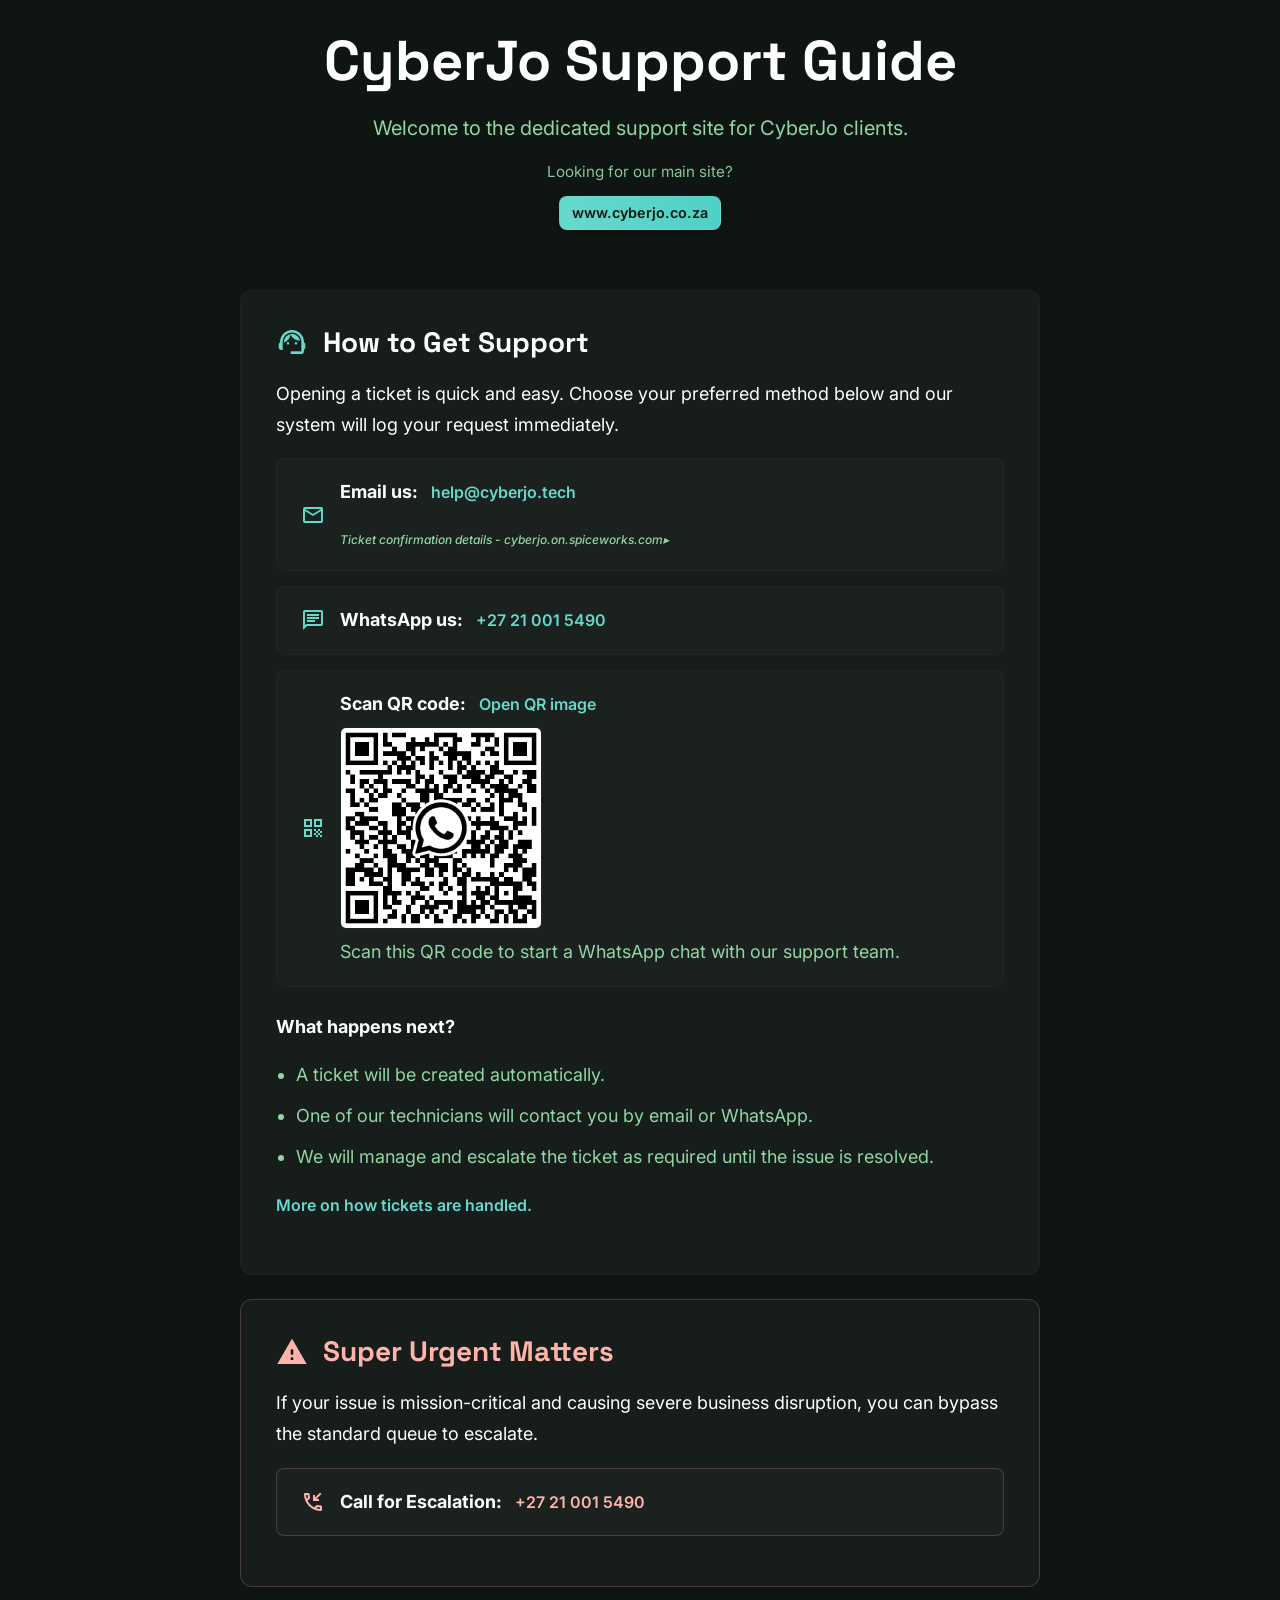
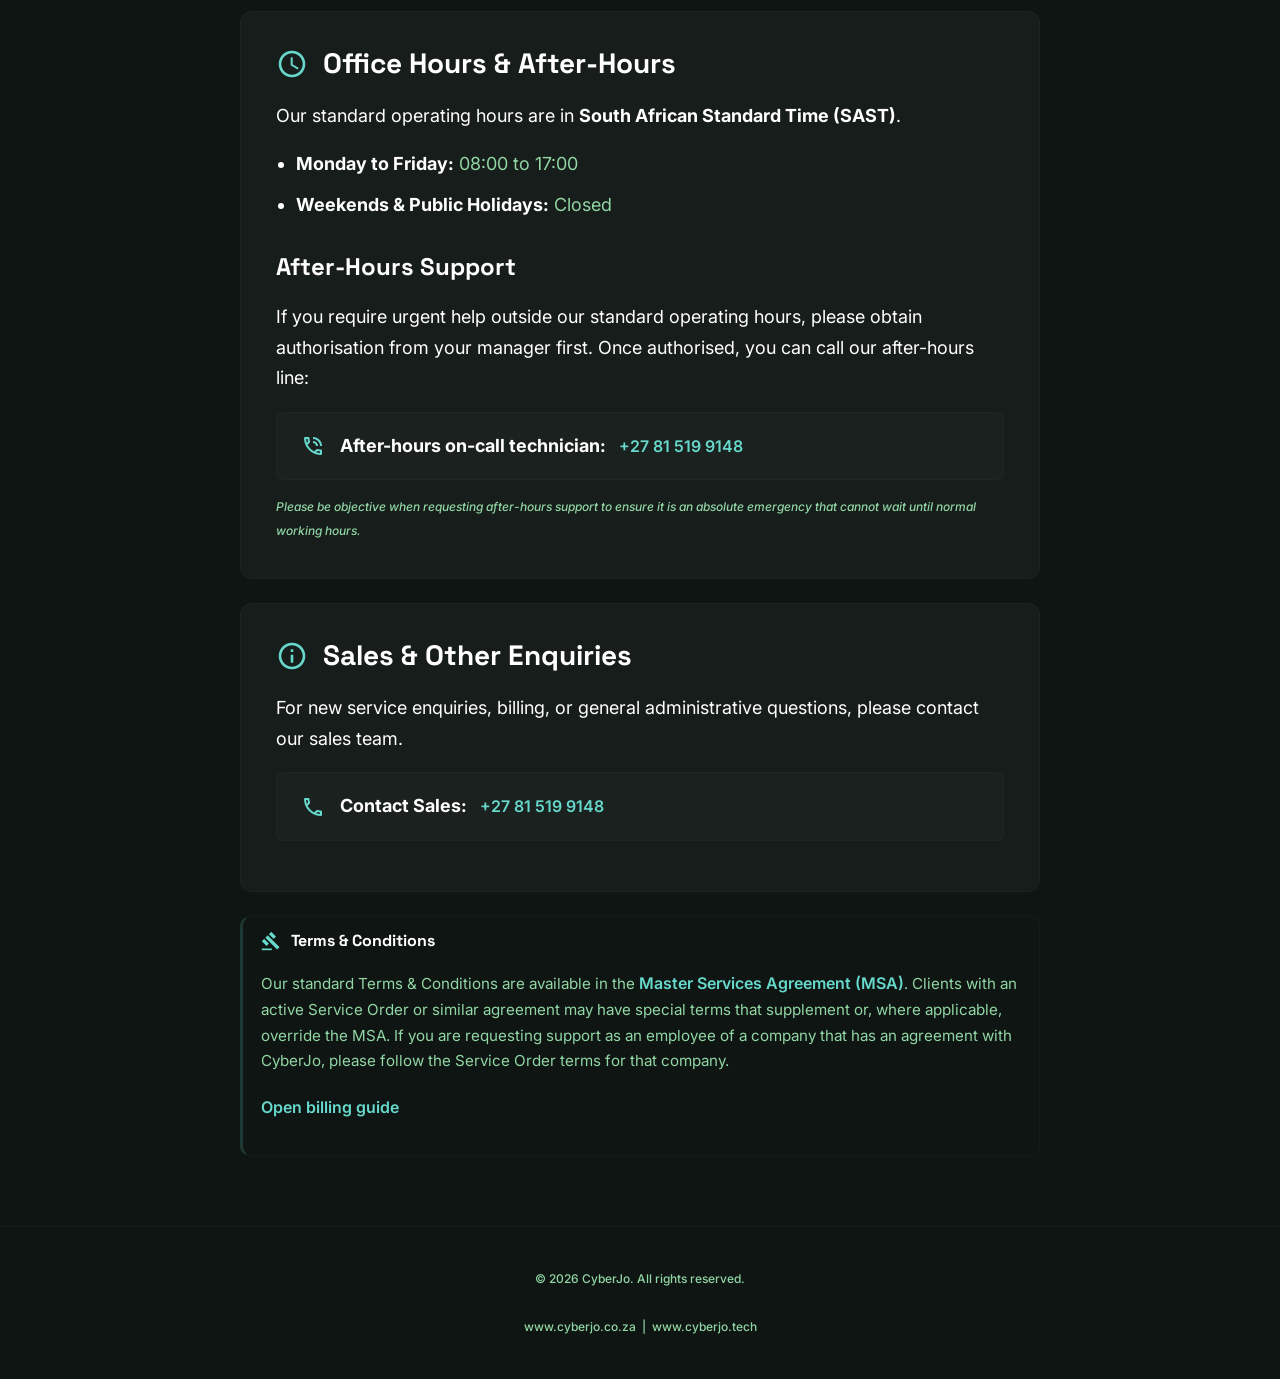
<file: index.html>
<!DOCTYPE html>
<html lang="en-ZA">

<head>
    <meta charset="UTF-8">
    <meta name="viewport" content="width=device-width, initial-scale=1.0">
    <title>CyberJo Support Guide</title>
    <meta name="description"
        content="How CyberJo clients can get help, open tickets, escalate urgent issues, and contact our team via email, WhatsApp or phone.">
    <link rel="canonical" href="https://www.cyberjo.tech/">
    <meta name="robots" content="index, follow">
    <meta name="keywords"
        content="CyberJo support, CyberJo help, open ticket, Spiceworks, IT support South Africa, CyberJo technical support">
    <link rel="icon" type="image/x-icon" href="favicon.ico">
    <link rel="shortcut icon" type="image/x-icon" href="favicon.ico">
    <link rel="apple-touch-icon" type="image/x-icon" href="favicon.ico">
    <script type="application/ld+json">
    {
        "@context": "https://schema.org",
        "@type": "WebSite",
        "@id": "https://www.cyberjo.tech/#website",
        "name": "CyberJo Support",
        "alternateName": ["CyberJo MSP Support", "CJO Tech Support"],
        "url": "https://www.cyberjo.tech/",
        "description": "Support guide for CyberJo clients. How to open tickets and contact support.",
        "inLanguage": "en-ZA",
        "publisher": { "@id": "https://www.cyberjo.co.za/#organization" }
    }
    </script>
    <script type="application/ld+json">
        {
            "@context": "https://schema.org",
            "@type": "Organization",
            "@id": "https://www.cyberjo.co.za/#organization",
            "name": "CyberJo",
            "url": "https://www.cyberjo.co.za",
            "logo": "https://www.cyberjo.co.za/favicon.ico",
            "contactPoint": [{
                "@type": "ContactPoint",
                "telephone": "+27 21 001 5490",
                "contactType": "customer support",
                "areaServed": "ZA",
                "email": "help@cyberjo.tech",
                "availableLanguage": ["en-ZA", "English"]
            }]
        }
    </script>
    <link href="https://fonts.googleapis.com/icon?family=Material+Icons+Outlined" rel="stylesheet">
    <link href="style.css" rel="stylesheet">

    <meta property="og:title" content="CyberJo Support Guide">
    <meta property="og:description"
        content="CyberJo Support Guide: How CyberJo clients can get help, open tickets, escalate urgent issues, and contact our team.">
    <meta property="og:url" content="https://www.cyberjo.tech/">
    <meta property="og:site_name" content="CyberJo Support Guide">
    <meta property="og:image:width" content="1200">
    <meta property="og:image:height" content="630">
    <meta property="og:type" content="website">
    <meta property="og:image" content="https://www.cyberjo.tech/cyberjo-support-og.jpg">
    <meta property="og:url" content="https://www.cyberjo.tech">
    <meta name="twitter:card" content="summary">
    <meta name="twitter:title" content="CyberJo Support Guide">
    <meta name="twitter:description"
        content="How CyberJo clients can get support, open tickets and escalate urgent issues.">
    <meta name="twitter:image" content="https://www.cyberjo.tech/cyberjo-support-og.jpg">
</head>

<body>
    <header class="header" role="banner">
        <div class="container">
            <h1>CyberJo Support Guide</h1>
            <p>Welcome to the dedicated support site for CyberJo clients.</p>
            <p class="site-note">Looking for our main site?</p>
            <p class="site-link">
                <a class="site-button" href="http://www.cyberjo.co.za" target="_blank"
                    rel="noopener noreferrer">www.cyberjo.co.za</a>
            </p>
        </div>
    </header>

    <main id="main" role="main">
        <div class="container">

            <section class="card" aria-labelledby="how-to-get-support">
                <div class="card-header">
                    <span class="material-icons-outlined">support_agent</span>
                    <h2 id="how-to-get-support">How to Get Support</h2>
                </div>
                <p>Opening a ticket is quick and easy. Choose your preferred method below and our system will log your
                    request immediately.</p>

                <div class="contact-method">
                    <span class="material-icons-outlined">email</span>
                    <div style="display:flex;flex-direction:column;">
                        <div>
                            <strong>Email us:</strong> <a href="mailto:help@cyberjo.tech">help@cyberjo.tech</a>
                        </div>
                        <details class="small-italic" style="margin-top:10px;">
                            <summary>Ticket confirmation details - cyberjo.on.spiceworks.com </summary>
                            <div class="details-content small-italic">
                                <p>
                                    We use Spiceworks for ticketing. You will receive a confirmation email from
                                    help@cyberjo.on.spiceworks.com containing your ticket number. Please reply to that
                                    email to add
                                    updates to your ticket. (help@cyberjo.co.za also works)
                                </p>
                            </div>
                        </details>
                    </div>
                </div>

                <div class="contact-method">
                    <span class="material-icons-outlined">chat</span>
                    <div>
                        <strong>WhatsApp us:</strong> <a href="https://wa.me/27210015490" target="_blank">+27 21 001
                            5490</a>
                    </div>
                </div>

                <div class="contact-method">
                    <span class="material-icons-outlined">qr_code</span>
                    <div>
                        <strong>Scan QR code:</strong> <a href="3ZHSNHIOKD3JP1.png" target="_blank"
                            rel="noopener noreferrer">Open QR image</a>
                        <div style="margin-top:8px;">
                            <img src="3ZHSNHIOKD3JP1.png" alt="CyberJo contact QR code" class="qr-image">
                            <div class="muted-text" style="margin-top:8px;">Scan this QR code to start a WhatsApp chat
                                with
                                our support team.</div>
                        </div>
                    </div>
                </div>

                <p style="margin-top: 25px;"><strong style="color: var(--primary);">What happens next?</strong></p>
                <ul class="process-list">
                    <li>A ticket will be created automatically.</li>
                    <li>One of our technicians will contact you by email or WhatsApp.</li>
                    <li>We will manage and escalate the ticket as required until the issue is resolved.</li>
                </ul>
                <p class="site-link"><a class="site-button" href="ticket-handling-process.html">More on how tickets are handled.</a></p>
            </section>

            <section class="card card-urgent" aria-labelledby="super-urgent">
                <div class="card-header">
                    <span class="material-icons-outlined">warning</span>
                    <h2 id="super-urgent">Super Urgent Matters</h2>
                </div>
                <p>If your issue is mission-critical and causing severe business disruption, you can bypass the standard
                    queue to escalate.</p>
                <div class="contact-method">
                    <span class="material-icons-outlined">phone_callback</span>
                    <div>
                        <strong>Call for Escalation:</strong> <a href="tel:+27210015490">+27 21 001 5490</a>
                    </div>
                </div>
            </section>

            <section class="card" aria-labelledby="office-hours">
                <div class="card-header">
                    <span class="material-icons-outlined">schedule</span>
                    <h2 id="office-hours">Office Hours & After-Hours</h2>
                </div>
                <p>Our standard operating hours are in <strong style="color:var(--primary);">South African Standard Time
                        (SAST)</strong>.</p>

                <ul class="process-list" style="color: var(--text);">
                    <li><strong style="color:var(--primary);">Monday to Friday:</strong> <span class="muted-text">08:00
                            to
                            17:00</span></li>
                    <li><strong style="color:var(--primary);">Weekends & Public Holidays:</strong> <span
                            class="muted-text">Closed</span></li>
                </ul>

                <h3 style="font: var(--h4); color: var(--primary); margin-top: 30px; margin-bottom: 10px;">After-Hours
                    Support</h3>
                <p class="muted-text">
                    If you require urgent help outside our standard operating hours, please obtain authorisation from
                    your
                    manager first. Once authorised, you can call our after-hours line:
                </p>

                <div class="contact-method">
                    <span class="material-icons-outlined">phone_in_talk</span>
                    <div>
                        <strong>After-hours on-call technician:</strong> <a href="tel:+27815199148">+27 81 519 9148</a>
                    </div>
                </div>

                <span class="small-italic">
                    Please be objective when requesting after-hours support to ensure it is an absolute emergency that
                    cannot wait until normal working hours.
                </span>
            </section>

            <section class="card" aria-labelledby="sales-enquiries">
                <div class="card-header">
                    <span class="material-icons-outlined">info</span>
                    <h2 id="sales-enquiries">Sales & Other Enquiries</h2>
                </div>
                <p>For new service enquiries, billing, or general administrative questions, please contact our sales
                    team.
                </p>
                <div class="contact-method">
                    <span class="material-icons-outlined">call</span>
                    <div>
                        <strong>Contact Sales:</strong> <a href="tel:+27815199148">+27 81 519 9148</a>
                    </div>
                </div>
            </section>

            <section class="card card-legal" aria-labelledby="terms-conditions">
                <div class="card-header">
                    <span class="material-icons-outlined">gavel</span>
                    <h2 id="terms-conditions">Terms & Conditions</h2>
                </div>
                <p class="muted-text">Our standard Terms & Conditions are available in the <a
                        href="https://www.cyberjo.co.za/MSA" target="_blank" rel="noopener noreferrer">Master Services
                        Agreement (MSA)</a>. Clients with an active Service Order or similar agreement may have special
                    terms that supplement or, where applicable, override the MSA. If you are requesting support as an
                    employee of a company that has an agreement with CyberJo, please follow the Service Order terms for
                    that company.</p>
                    <p class="site-link">
                <a class="site-button" href="billing-guide.html">Open billing guide</a>
            </p>
            </section>
            
        </div>
    </main>

    <footer class="footer" role="contentinfo">
        &copy; 2026 CyberJo. All rights reserved. <br><br>
        <a href="http://www.cyberjo.co.za" target="_blank">www.cyberjo.co.za</a> &nbsp;|&nbsp;
        <a href="http://www.cyberjo.tech" target="_blank">www.cyberjo.tech</a>
    </footer>

    <script src="script.js"></script>
</body>

</html>
</file>
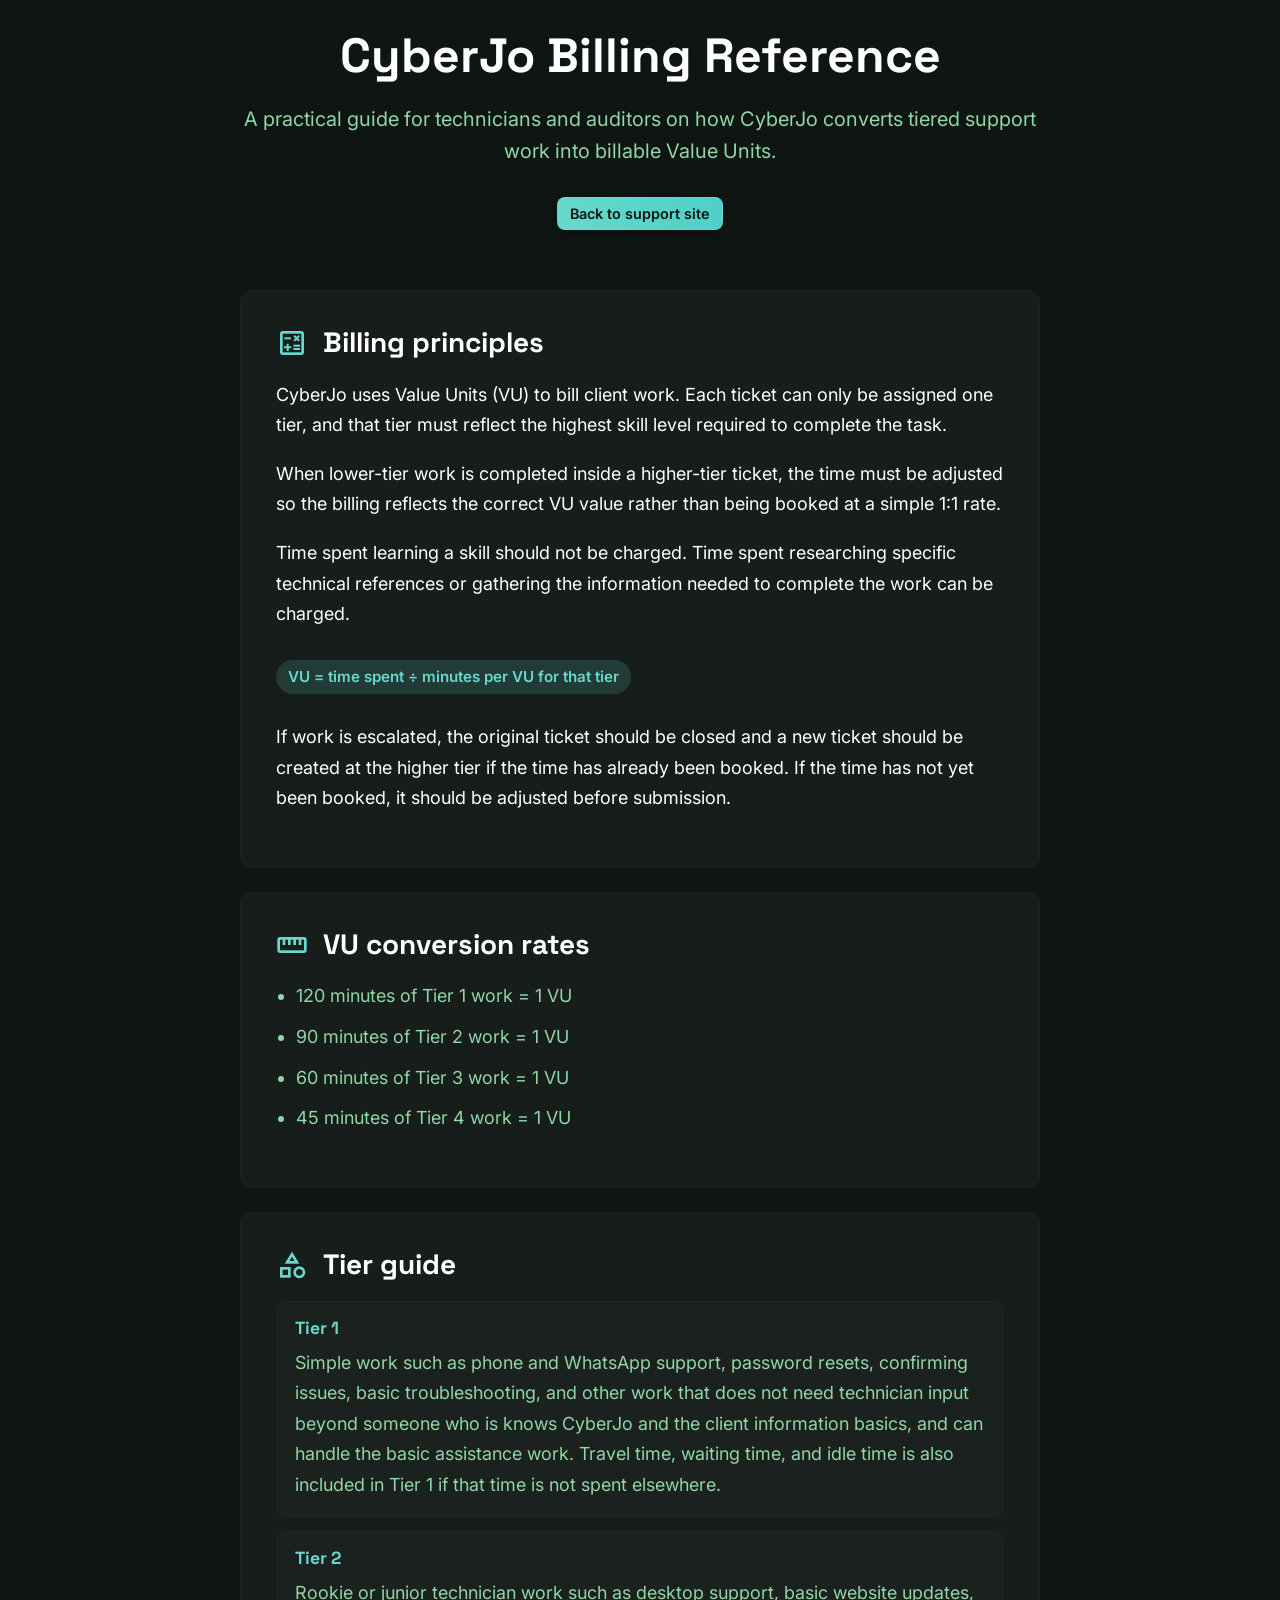
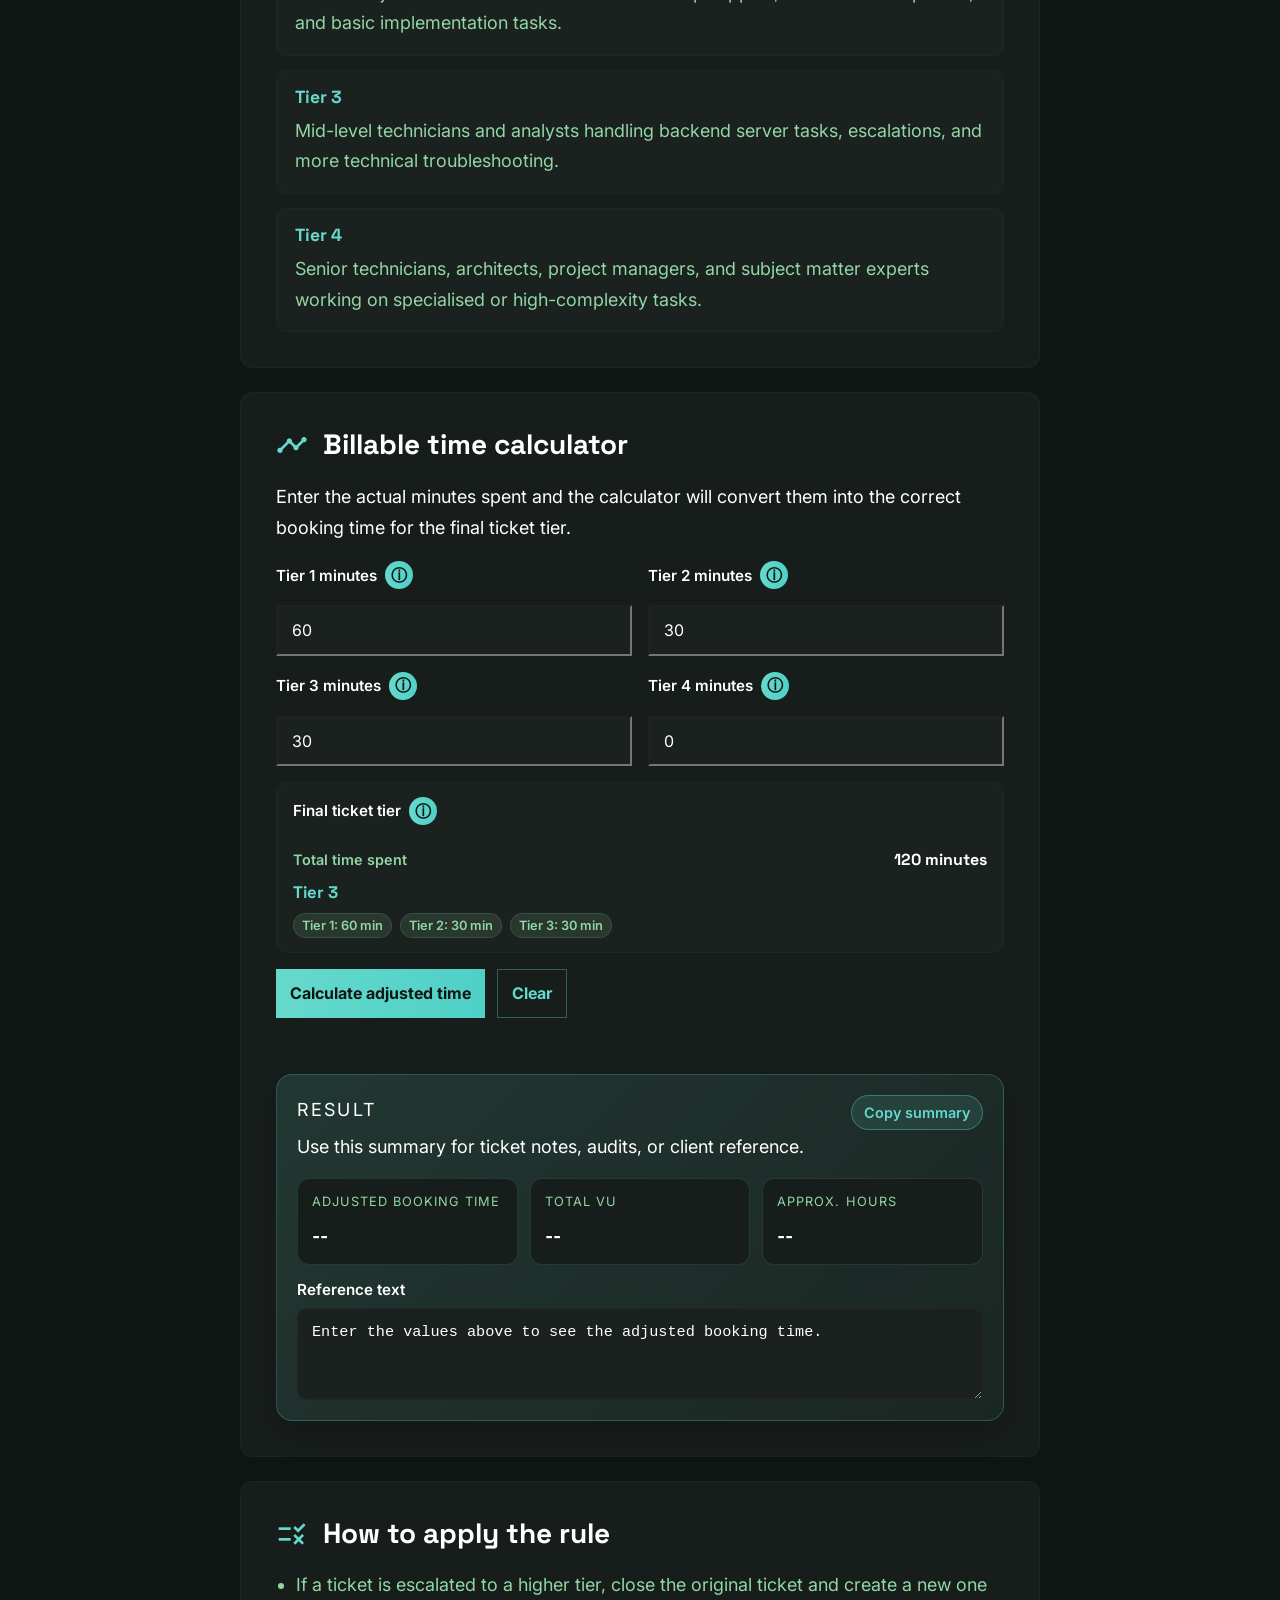
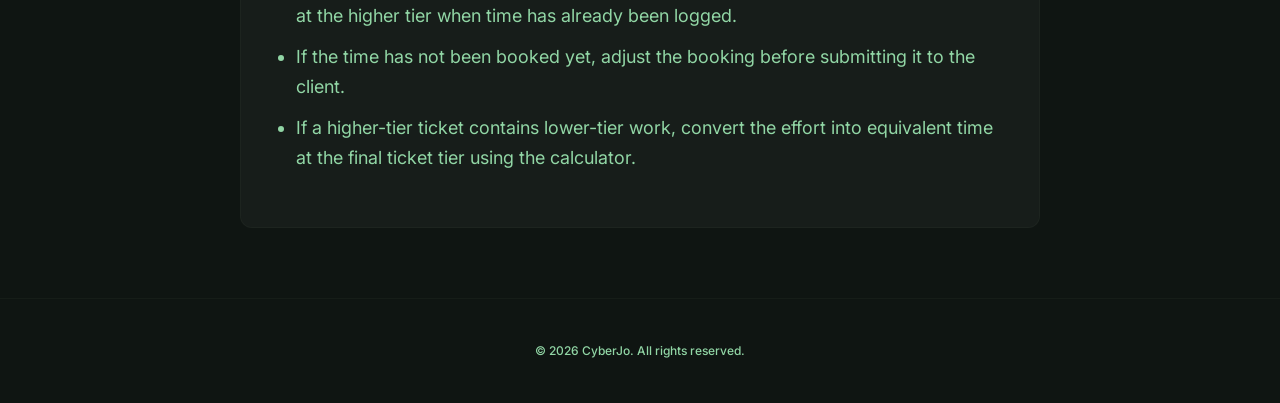
<file: billing-guide.html>
<!DOCTYPE html>
<html lang="en-ZA">
<head>
    <meta charset="UTF-8">
    <meta name="viewport" content="width=device-width, initial-scale=1.0">
    <title>CyberJo Billing Reference</title>
    <meta name="description" content="Billing guide for CyberJo technicians and auditors explaining tier-based Value Unit calculations.">
    <link rel="icon" type="image/x-icon" href="favicon.ico">
    <link href="https://fonts.googleapis.com/icon?family=Material+Icons+Outlined" rel="stylesheet">
    <link rel="stylesheet" href="style.css">
</head>
<body>
    <header class="header header-compact" role="banner">
        <div class="container">
            <h1>CyberJo Billing Reference</h1>
            <p>A practical guide for technicians and auditors on how CyberJo converts tiered support work into billable Value Units.</p>
            <p class="site-link"><a class="site-button" href="index.html">Back to support site</a></p>
        </div>
    </header>

    <main id="main" role="main">
        <div class="container">
            <section class="card" aria-labelledby="billing-principles">
                <div class="card-header">
                    <span class="material-icons-outlined">calculate</span>
                    <h2 id="billing-principles">Billing principles</h2>
                </div>
                <p>CyberJo uses Value Units (VU) to bill client work. Each ticket can only be assigned one tier, and that tier must reflect the highest skill level required to complete the task.</p>
                <p>When lower-tier work is completed inside a higher-tier ticket, the time must be adjusted so the billing reflects the correct VU value rather than being booked at a simple 1:1 rate.</p>
                <p>Time spent learning a skill should not be charged. Time spent researching specific technical references or gathering the information needed to complete the work can be charged.</p>
                <div class="formula-pill">VU = time spent ÷ minutes per VU for that tier</div>
                <p class="muted-text">If work is escalated, the original ticket should be closed and a new ticket should be created at the higher tier if the time has already been booked. If the time has not yet been booked, it should be adjusted before submission.</p>
            </section>

            <section class="card" aria-labelledby="conversion-rates">
                <div class="card-header">
                    <span class="material-icons-outlined">straighten</span>
                    <h2 id="conversion-rates">VU conversion rates</h2>
                </div>
                <ul class="process-list">
                    <li>120 minutes of Tier 1 work = 1 VU</li>
                    <li>90 minutes of Tier 2 work = 1 VU</li>
                    <li>60 minutes of Tier 3 work = 1 VU</li>
                    <li>45 minutes of Tier 4 work = 1 VU</li>
                </ul>
            </section>

            

            <section class="card" aria-labelledby="tier-guide">
                <div class="card-header">
                    <span class="material-icons-outlined">category</span>
                    <h2 id="tier-guide">Tier guide</h2>
                </div>
                <div class="tier-list">
                    <article class="tier-item">
                        <h3>Tier 1</h3>
                        <p>Simple work such as phone and WhatsApp support, password resets, confirming issues, basic troubleshooting, and other work that does not need technician input beyond someone who is knows CyberJo and the client information basics, and can handle the basic assistance work. Travel time, waiting time, and idle time is also included in Tier 1 if that time is not spent elsewhere.</p>
                    </article>
                    <article class="tier-item">
                        <h3>Tier 2</h3>
                        <p>Rookie or junior technician work such as desktop support, basic website updates, and basic implementation tasks.</p>
                    </article>
                    <article class="tier-item">
                        <h3>Tier 3</h3>
                        <p>Mid-level technicians and analysts handling backend server tasks, escalations, and more technical troubleshooting.</p>
                    </article>
                    <article class="tier-item">
                        <h3>Tier 4</h3>
                        <p>Senior technicians, architects, project managers, and subject matter experts working on specialised or high-complexity tasks.</p>
                    </article>
                </div>
            </section>

            <section id="vu" class="card" aria-labelledby="calculator-heading">
                <div class="card-header">
                    <span class="material-icons-outlined">timeline</span>
                    <h2 id="calculator-heading">Billable time calculator</h2>
                </div>
                <p>Enter the actual minutes spent and the calculator will convert them into the correct booking time for the final ticket tier.</p>

                <form id="billing-form" class="calculator-grid">
                    <label for="tier-1-minutes" class="tier-field">
                        <div class="field-row">
                            <span class="tier-label-text">Tier 1 minutes</span>
                            <button type="button" class="info-button tier-info-button" data-tier-info="1" aria-label="Open Tier 1 guidance" aria-expanded="false">ⓘ</button>
                        </div>
                        <input id="tier-1-minutes" name="tier-1-minutes" type="number" min="0" step="0.1" value="60" placeholder="e.g. 45">
                    </label>

                    <label for="tier-2-minutes" class="tier-field">
                        <div class="field-row">
                            <span class="tier-label-text">Tier 2 minutes</span>
                            <button type="button" class="info-button tier-info-button" data-tier-info="2" aria-label="Open Tier 2 guidance" aria-expanded="false">ⓘ</button>
                        </div>
                        <input id="tier-2-minutes" name="tier-2-minutes" type="number" min="0" step="0.1" value="30" placeholder="e.g. 30">
                    </label>

                    <label for="tier-3-minutes" class="tier-field">
                        <div class="field-row">
                            <span class="tier-label-text">Tier 3 minutes</span>
                            <button type="button" class="info-button tier-info-button" data-tier-info="3" aria-label="Open Tier 3 guidance" aria-expanded="false">ⓘ</button>
                        </div>
                        <input id="tier-3-minutes" name="tier-3-minutes" type="number" min="0" step="0.1" value="30" placeholder="e.g. 30">
                    </label>

                    <label for="tier-4-minutes" class="tier-field">
                        <div class="field-row">
                            <span class="tier-label-text">Tier 4 minutes</span>
                            <button type="button" class="info-button tier-info-button" data-tier-info="4" aria-label="Open Tier 4 guidance" aria-expanded="false">ⓘ</button>
                        </div>
                        <input id="tier-4-minutes" name="tier-4-minutes" type="number" min="0" step="0.1" value="0" placeholder="e.g. 15">
                    </label>

                    <div class="field-full final-tier-summary">
                        <div class="field-row">
                            <span class="final-tier-label">Final ticket tier</span>
                            <button type="button" class="info-button" id="tier-info-button" aria-label="Open final tier guidance" aria-expanded="false">ⓘ</button>
                        </div>
                        <div class="total-time-summary">
                            <span class="total-time-label">Total time spent</span>
                            <strong id="total-time-display" class="total-time-value">0 minutes</strong>
                        </div>
                        <div id="final-tier-display" class="final-tier-display" aria-live="polite">Not set yet</div>
                        <div id="final-tier-tags" class="final-tier-tags" aria-live="polite"></div>
                        <select id="final-tier" name="final-tier" class="visually-hidden">
                            <option value="1">Tier 1</option>
                            <option value="2">Tier 2</option>
                            <option value="3" selected>Tier 3</option>
                            <option value="4">Tier 4</option>
                        </select>
                    </div>

                    <div class="calculator-actions">
                        <button type="submit">Calculate adjusted time</button>
                        <button type="reset" class="secondary-button">Clear</button>
                    </div>
                </form>

                <p id="form-validation" class="form-validation" aria-live="polite"></p>

                <div id="calculator-result" class="result-card" aria-live="polite">
                    <div class="result-header">
                        <div>
                            <p class="result-label">Result</p>
                            <p class="result-intro">Use this summary for ticket notes, audits, or client reference.</p>
                        </div>
                        <button type="button" class="copy-button" data-action="copy-result">Copy summary</button>
                    </div>

                    <div class="result-metrics">
                        <div class="result-metric">
                            <span class="result-key">Adjusted booking time</span>
                            <strong class="result-value" data-result="minutes">--</strong>
                        </div>
                        <div class="result-metric">
                            <span class="result-key">Total VU</span>
                            <strong class="result-value" data-result="vu">--</strong>
                        </div>
                        <div class="result-metric">
                            <span class="result-key">Approx. hours</span>
                            <strong class="result-value" data-result="hours">--</strong>
                        </div>
                    </div>

                    <label class="result-copy-label" for="result-summary-text">
                        Reference text
                        <textarea id="result-summary-text" class="result-textarea" readonly spellcheck="false">Enter the values above to see the adjusted booking time.</textarea>
                    </label>
                </div>
            </section>

            <section class="card" aria-labelledby="billing-rules">
                <div class="card-header">
                    <span class="material-icons-outlined">rule</span>
                    <h2 id="billing-rules">How to apply the rule</h2>
                </div>
                <ul class="process-list">
                    <li>If a ticket is escalated to a higher tier, close the original ticket and create a new one at the higher tier when time has already been logged.</li>
                    <li>If the time has not been booked yet, adjust the booking before submitting it to the client.</li>
                    <li>If a higher-tier ticket contains lower-tier work, convert the effort into equivalent time at the final ticket tier using the calculator.</li>
                </ul>
            </section>
        </div>
    </main>

    <footer class="footer" role="contentinfo">
        &copy; 2026 CyberJo. All rights reserved.
    </footer>

    <div class="modal-backdrop" id="tier-modal" aria-hidden="true">
        <div class="modal" role="dialog" aria-modal="true" aria-labelledby="tier-modal-title">
            <button type="button" class="modal-close" id="tier-modal-close" aria-label="Close tier guidance">×</button>
            <h3 id="tier-modal-title">How to set the final ticket tier</h3>
            <div id="tier-modal-content"></div>
        </div>
    </div>

    <script src="billing-guide.js"></script>
</body>
</html>
</file>
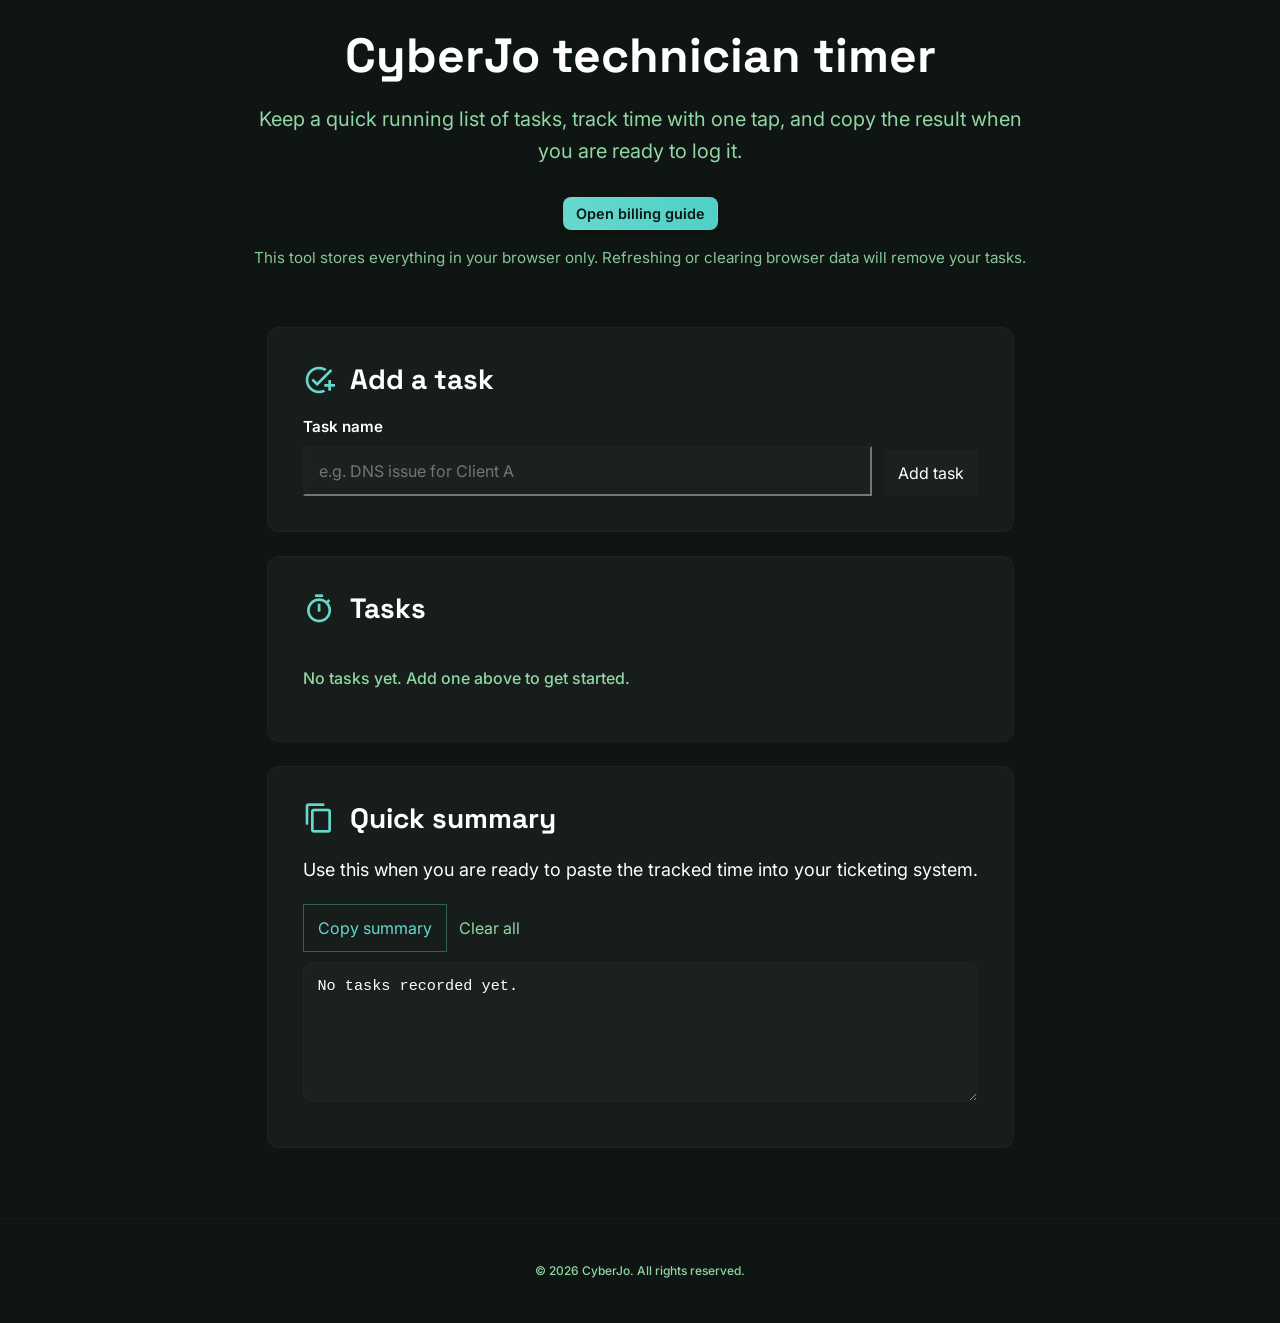
<file: technician-timer.html>
<!DOCTYPE html>
<html lang="en-ZA">
<head>
    <meta charset="UTF-8">
    <meta name="viewport" content="width=device-width, initial-scale=1.0">
    <title>CyberJo Technician Timer</title>
    <meta name="description" content="A simple local-only task timer for CyberJo technicians to track time before logging it to the ticketing system.">
    <link rel="icon" type="image/x-icon" href="favicon.ico">
    <link href="https://fonts.googleapis.com/icon?family=Material+Icons+Outlined" rel="stylesheet">
    <link rel="stylesheet" href="style.css">
</head>
<body>
    <header class="header header-compact" role="banner">
        <div class="container">
            <h1>CyberJo technician timer</h1>
            <p>Keep a quick running list of tasks, track time with one tap, and copy the result when you are ready to log it.</p>
            <p class="site-link"><a class="site-button" href="billing-guide.html">Open billing guide</a></p>
            <p class="site-note">This tool stores everything in your browser only. Refreshing or clearing browser data will remove your tasks.</p>
        </div>
    </header>

    <main id="main" role="main">
        <div class="container">
            <section class="card" aria-labelledby="add-task-heading">
                <div class="card-header">
                    <span class="material-icons-outlined">add_task</span>
                    <h2 id="add-task-heading">Add a task</h2>
                </div>
                <form id="task-form" class="timer-form">
                    <label class="timer-input-group" for="task-name">
                        Task name
                        <input id="task-name" name="task-name" type="text" maxlength="80" placeholder="e.g. DNS issue for Client A" required>
                    </label>
                    <button type="submit" class="timer-primary-button">Add task</button>
                </form>
            </section>

            <section class="card" aria-labelledby="task-list-heading">
                <div class="card-header">
                    <span class="material-icons-outlined">timer</span>
                    <h2 id="task-list-heading">Tasks</h2>
                </div>
                <div id="tasks-empty" class="empty-state">No tasks yet. Add one above to get started.</div>
                <div id="task-list" class="task-list"></div>
            </section>

            <section class="card" aria-labelledby="summary-heading">
                <div class="card-header">
                    <span class="material-icons-outlined">content_copy</span>
                    <h2 id="summary-heading">Quick summary</h2>
                </div>
                <p class="muted-text">Use this when you are ready to paste the tracked time into your ticketing system.</p>
                <div class="summary-actions">
                    <button type="button" id="copy-summary" class="timer-secondary-button">Copy summary</button>
                    <button type="button" id="clear-all" class="timer-link-button">Clear all</button>
                </div>
                <textarea id="summary-output" class="summary-output" readonly spellcheck="false">No tasks recorded yet.</textarea>
            </section>
        </div>
    </main>

    <footer class="footer" role="contentinfo">
        &copy; 2026 CyberJo. All rights reserved.
    </footer>

    <div class="modal-backdrop" id="task-complete-modal" aria-hidden="true">
        <div class="modal" role="dialog" aria-modal="true" aria-labelledby="task-complete-title">
            <button type="button" class="modal-close" id="task-complete-close" aria-label="Close task completion">×</button>
            <h3 id="task-complete-title">Finish task</h3>
            <p>Capture the tier breakdown and a short note so the task is ready to log.</p>
            <form id="task-complete-form" class="task-complete-form">
                <div class="task-tier-grid">
                    <label>
                        Tier 1 minutes
                        <input type="number" min="0" step="0.1" name="tier-1-minutes" placeholder="0">
                    </label>
                    <label>
                        Tier 2 minutes
                        <input type="number" min="0" step="0.1" name="tier-2-minutes" placeholder="0">
                    </label>
                    <label>
                        Tier 3 minutes
                        <input type="number" min="0" step="0.1" name="tier-3-minutes" placeholder="0">
                    </label>
                    <label>
                        Tier 4 minutes
                        <input type="number" min="0" step="0.1" name="tier-4-minutes" placeholder="0">
                    </label>
                </div>

                <label class="task-comment-group" for="task-comment">
                    Comment
                    <textarea id="task-comment" name="task-comment" rows="3" placeholder="Add any note that helps explain the work or billing"></textarea>
                </label>

                <div id="task-total-minutes" class="task-total-minutes">Total time worked: 0 minutes</div>

                <div class="modal-actions">
                    <button type="submit" class="timer-primary-button">Save task summary</button>
                    <button type="button" id="task-complete-cancel" class="timer-secondary-button">Cancel</button>
                </div>
                <p id="task-complete-error" class="form-validation is-error" aria-live="polite"></p>
            </form>
        </div>
    </div>

    <script src="technician-timer.js"></script>
</body>
</html>
</file>
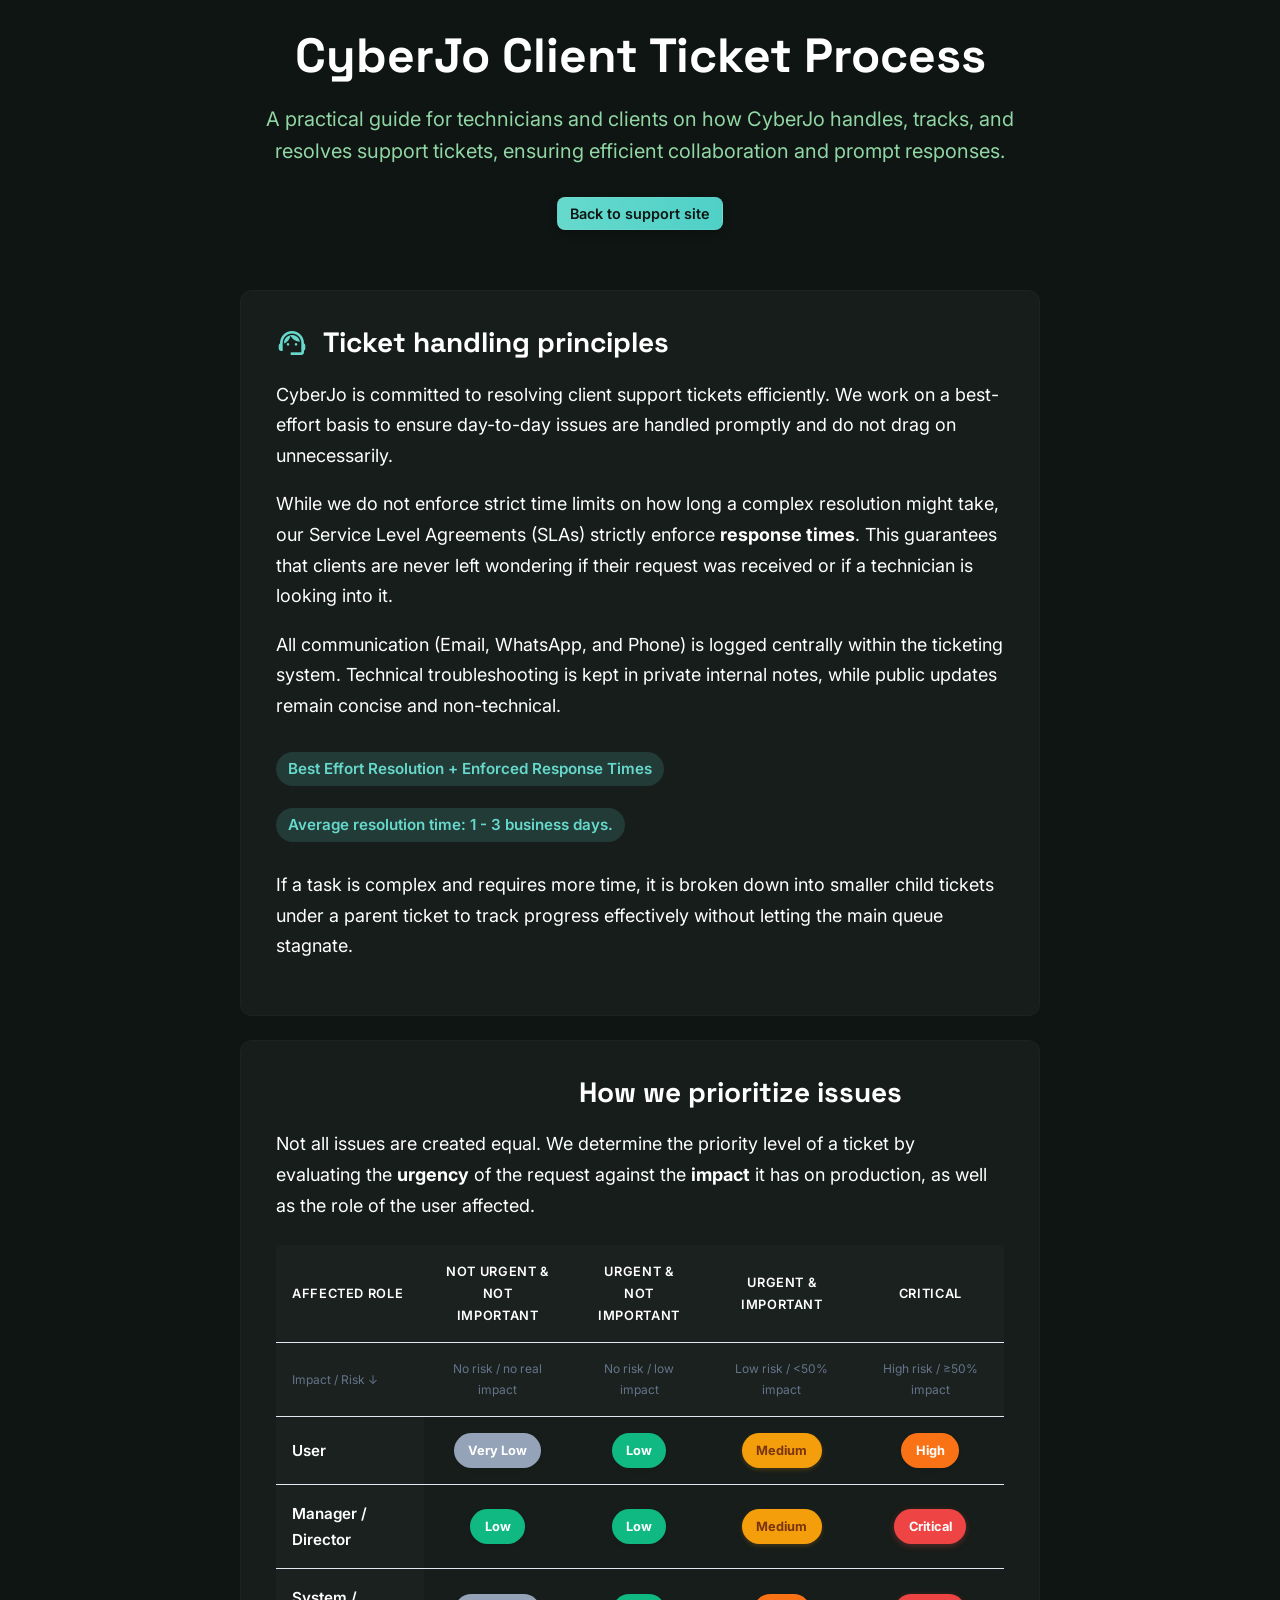
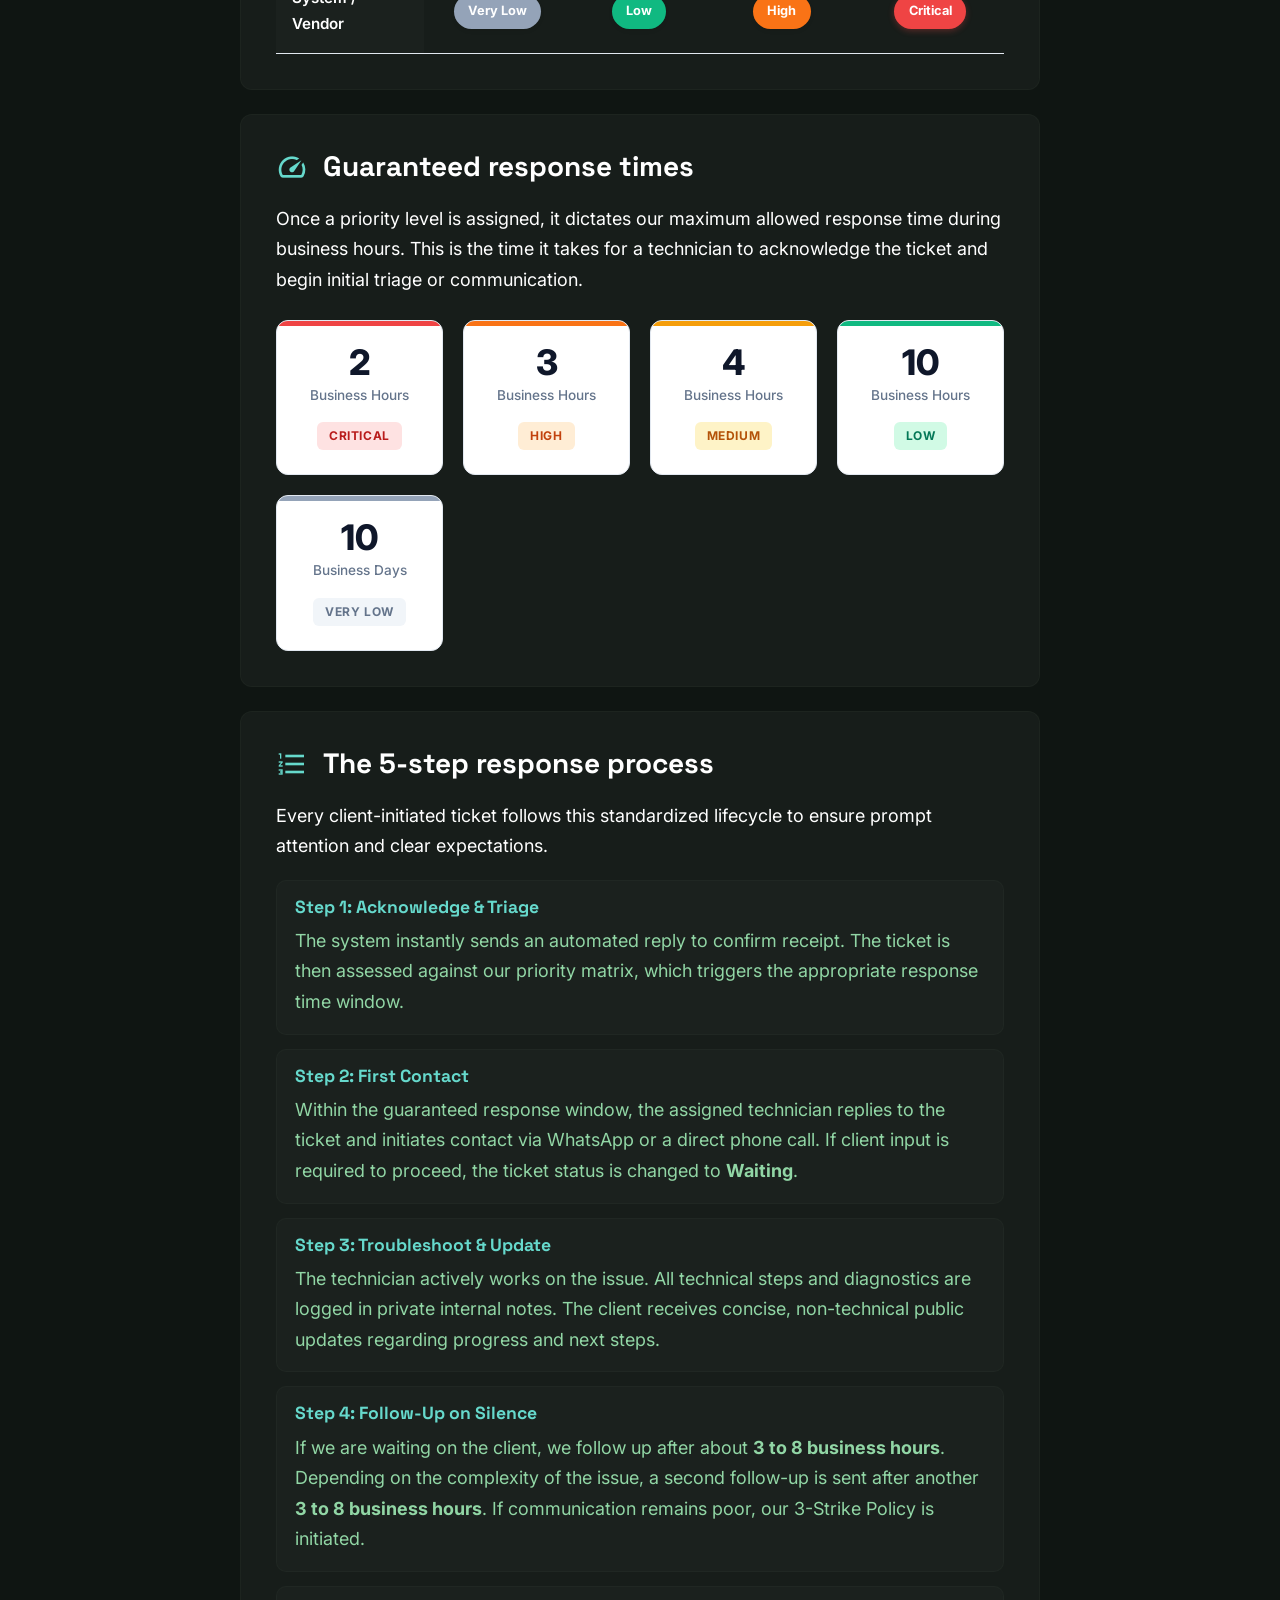
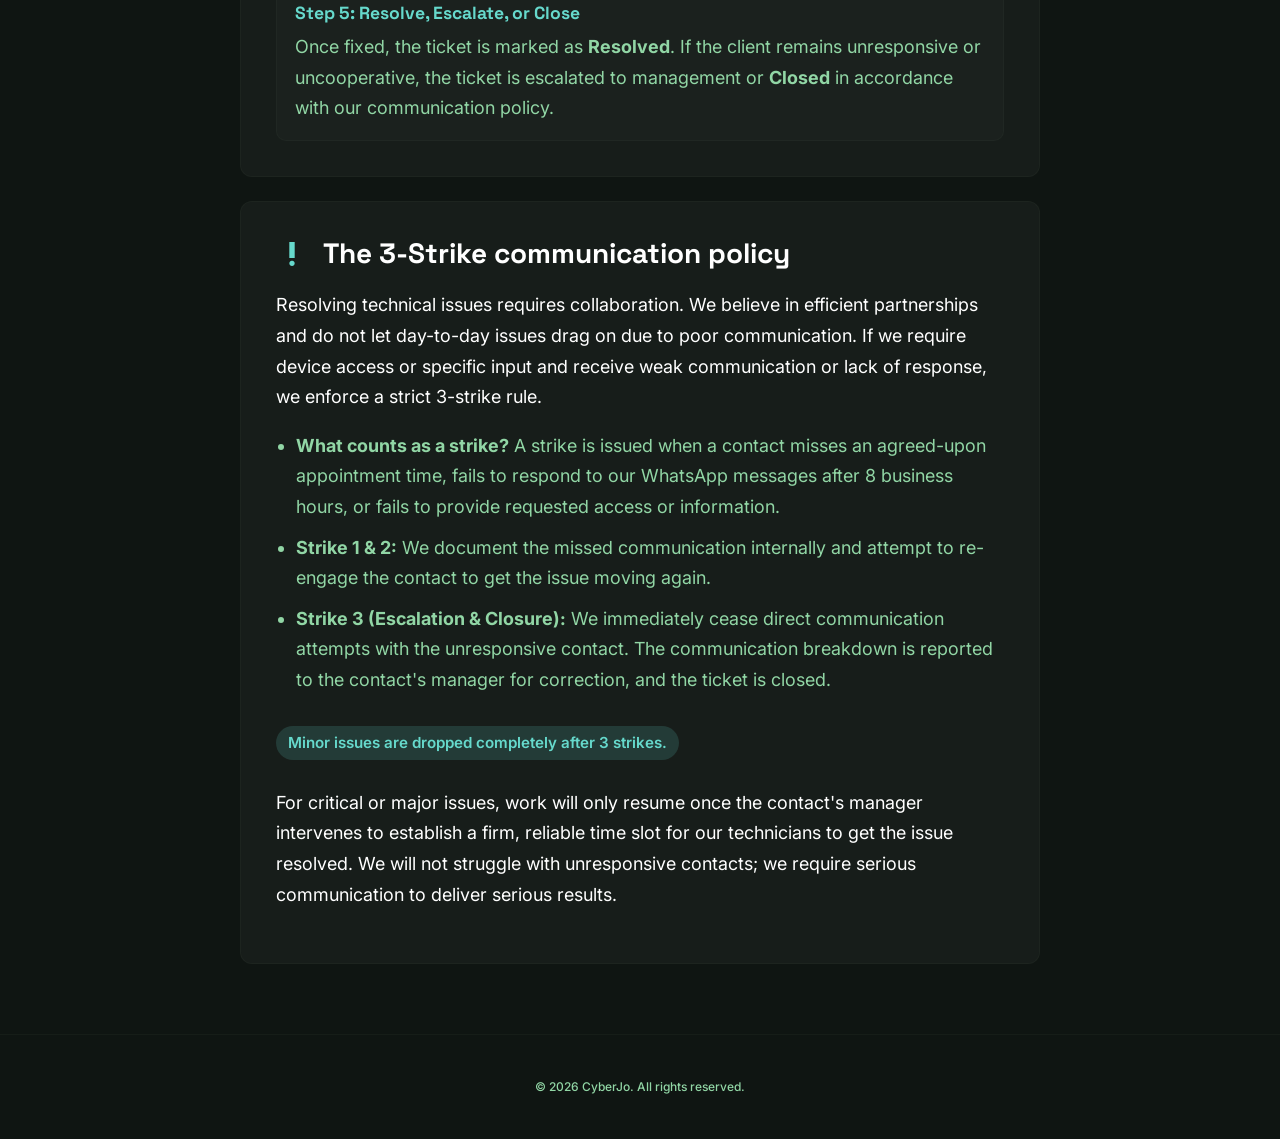
<file: ticket-handling-process.html>
<!DOCTYPE html>
<html lang="en-ZA">
<head>
    <meta charset="UTF-8">
    <meta name="viewport" content="width=device-width, initial-scale=1.0">
    <title>CyberJo Client Ticket Process</title>
    <meta name="description" content="A practical guide for CyberJo technicians and clients on how support tickets are handled, tracked, and resolved from initial contact to closure.">
    <link rel="icon" type="image/x-icon" href="favicon.ico">
    <link href="https://fonts.googleapis.com/icon?family=Material+Icons+Outlined" rel="stylesheet">
    <link rel="stylesheet" href="style.css">
    
    <!-- Custom Styles for Priority & SLA Widgets -->
    <style>
        /* Widget Wrapper for horizontal scrolling on mobile */
        .cj-widget-wrapper {
            margin-top: 1.5rem;
            overflow-x: auto;
            -webkit-overflow-scrolling: touch;
        }
        
        /* Priority Matrix Heatmap */
        .cj-matrix {
            width: 100%;
            border-collapse: separate;
            border-spacing: 0;
            font-size: 0.95rem;
            min-width: 600px;
        }
        .cj-matrix th, .cj-matrix td {
            padding: 1rem;
            text-align: center;
            border-bottom: 1px solid #e2e8f0;
        }
        .cj-matrix th {
            background: #1b211e;
            font-weight: 600;
            color: #ffffff;
            font-size: 0.8rem;
            text-transform: uppercase;
            letter-spacing: 0.05em;
        }
        .cj-matrix th:first-child, .cj-matrix td:first-child {
            text-align: left;
            font-weight: 600;
            color: #ffffff;
            background: #1b211e;
        }
        .cj-pill {
            display: inline-block;
            padding: 0.4rem 0.9rem;
            border-radius: 999px;
            font-weight: 700;
            font-size: 0.8rem;
            color: #fff;
            box-shadow: 0 2px 4px rgba(0,0,0,0.08);
        }
        .pill-vlow { background: #94a3b8; }
        .pill-low { background: #10b981; }
        .pill-med { background: #f59e0b; color: #78350f; box-shadow: 0 2px 4px rgba(245,158,11,0.2); }
        .pill-high { background: #f97316; }
        .pill-crit { background: #ef4444; box-shadow: 0 2px 6px rgba(239,68,68,0.3); }

        /* SLA Response Time Cards */
        .cj-sla-grid {
            display: grid;
            grid-template-columns: repeat(auto-fit, minmax(150px, 1fr));
            gap: 1.25rem;
            margin-top: 1.5rem;
        }
        .cj-sla-card {
            background: #ffffff;
            border: 1px solid #e2e8f0;
            border-radius: 12px;
            padding: 1.5rem 1rem;
            text-align: center;
            transition: transform 0.2s ease, box-shadow 0.2s ease;
            position: relative;
            overflow: hidden;
        }
        .cj-sla-card:hover {
            transform: translateY(-4px);
            box-shadow: 0 12px 20px -5px rgba(0,0,0,0.1);
        }
        .cj-sla-card::before {
            content: '';
            position: absolute;
            top: 0; left: 0; right: 0;
            height: 5px;
        }
        .cj-sla-card.sla-vlow::before { background: #94a3b8; }
        .cj-sla-card.sla-low::before { background: #10b981; }
        .cj-sla-card.sla-med::before { background: #f59e0b; }
        .cj-sla-card.sla-high::before { background: #f97316; }
        .cj-sla-card.sla-crit::before { background: #ef4444; }
        
        .sla-time {
            display: block;
            font-size: 2.2rem;
            font-weight: 800;
            color: #0f172a;
            line-height: 1;
            margin-bottom: 0.25rem;
        }
        .sla-unit {
            font-size: 0.85rem;
            font-weight: 500;
            color: #64748b;
            display: block;
            margin-bottom: 0.75rem;
        }
        .sla-label {
            display: inline-block;
            padding: 0.25rem 0.75rem;
            border-radius: 6px;
            font-size: 0.75rem;
            font-weight: 700;
            text-transform: uppercase;
            letter-spacing: 0.05em;
        }
        .sla-vlow .sla-label { color: #64748b; background: #f1f5f9; }
        .sla-low .sla-label { color: #047857; background: #d1fae5; }
        .sla-med .sla-label { color: #b45309; background: #fef3c7; }
        .sla-high .sla-label { color: #c2410c; background: #ffedd5; }
        .sla-crit .sla-label { color: #b91c1c; background: #fee2e2; }
    </style>
</head>
<body>
    <header class="header header-compact" role="banner">
        <div class="container">
            <h1>CyberJo Client Ticket Process</h1>
            <p>A practical guide for technicians and clients on how CyberJo handles, tracks, and resolves support tickets, ensuring efficient collaboration and prompt responses.</p>
            <p class="site-link"><a class="site-button" href="index.html">Back to support site</a></p>
        </div>
    </header>

    <main id="main" role="main">
        <div class="container">
            
            <section class="card" aria-labelledby="handling-principles">
                <div class="card-header">
                    <span class="material-icons-outlined">support_agent</span>
                    <h2 id="handling-principles">Ticket handling principles</h2>
                </div>
                <p>CyberJo is committed to resolving client support tickets efficiently. We work on a best-effort basis to ensure day-to-day issues are handled promptly and do not drag on unnecessarily.</p>
                <p>While we do not enforce strict time limits on how long a complex resolution might take, our Service Level Agreements (SLAs) strictly enforce <strong>response times</strong>. This guarantees that clients are never left wondering if their request was received or if a technician is looking into it.</p>
                <p>All communication (Email, WhatsApp, and Phone) is logged centrally within the ticketing system. Technical troubleshooting is kept in private internal notes, while public updates remain concise and non-technical.</p>
                <div class="formula-pill">Best Effort Resolution + Enforced Response Times</div>
                <div class="formula-pill">Average resolution time: 1 - 3 business days.</div>
                <p class="muted-text">If a task is complex and requires more time, it is broken down into smaller child tickets under a parent ticket to track progress effectively without letting the main queue stagnate.</p>
            </section>

            <section class="card" aria-labelledby="priority-matrix">
                <div class="card-header">
                    <span class="material-icons-outlined">grid_view</span>
                    <h2 id="priority-matrix">How we prioritize issues</h2>
                </div>
                <p>Not all issues are created equal. We determine the priority level of a ticket by evaluating the <strong>urgency</strong> of the request against the <strong>impact</strong> it has on production, as well as the role of the user affected.</p>
                
                <div class="cj-widget-wrapper">
                    <table class="cj-matrix">
                        <thead>
                            <tr>
                                <th>Affected Role</th>
                                <th>Not Urgent &<br>Not Important</th>
                                <th>Urgent &<br>Not Important</th>
                                <th>Urgent &<br>Important</th>
                                <th>Critical</th>
                            </tr>
                            <tr>
                                <th style="font-weight:400; font-size:0.75rem; color:#64748b; text-transform:none; letter-spacing:normal;">Impact / Risk &#8595;</th>
                                <th style="font-weight:400; font-size:0.75rem; color:#64748b; text-transform:none; letter-spacing:normal;">No risk / no real impact</th>
                                <th style="font-weight:400; font-size:0.75rem; color:#64748b; text-transform:none; letter-spacing:normal;">No risk / low impact</th>
                                <th style="font-weight:400; font-size:0.75rem; color:#64748b; text-transform:none; letter-spacing:normal;">Low risk / &lt;50% impact</th>
                                <th style="font-weight:400; font-size:0.75rem; color:#64748b; text-transform:none; letter-spacing:normal;">High risk / &ge;50% impact</th>
                            </tr>
                        </thead>
                        <tbody>
                            <tr>
                                <td>User</td>
                                <td><span class="cj-pill pill-vlow">Very Low</span></td>
                                <td><span class="cj-pill pill-low">Low</span></td>
                                <td><span class="cj-pill pill-med">Medium</span></td>
                                <td><span class="cj-pill pill-high">High</span></td>
                            </tr>
                            <tr>
                                <td>Manager / Director</td>
                                <td><span class="cj-pill pill-low">Low</span></td>
                                <td><span class="cj-pill pill-low">Low</span></td>
                                <td><span class="cj-pill pill-med">Medium</span></td>
                                <td><span class="cj-pill pill-crit">Critical</span></td>
                            </tr>
                            <tr>
                                <td>System / Vendor</td>
                                <td><span class="cj-pill pill-vlow">Very Low</span></td>
                                <td><span class="cj-pill pill-low">Low</span></td>
                                <td><span class="cj-pill pill-high">High</span></td>
                                <td><span class="cj-pill pill-crit">Critical</span></td>
                            </tr>
                        </tbody>
                    </table>
                </div>
            </section>

            <section class="card" aria-labelledby="response-times">
                <div class="card-header">
                    <span class="material-icons-outlined">speed</span>
                    <h2 id="response-times">Guaranteed response times</h2>
                </div>
                <p>Once a priority level is assigned, it dictates our maximum allowed response time during business hours. This is the time it takes for a technician to acknowledge the ticket and begin initial triage or communication.</p>
                
                <div class="cj-sla-grid">
                    <div class="cj-sla-card sla-crit">
                        <span class="sla-time">2</span>
                        <span class="sla-unit">Business Hours</span>
                        <span class="sla-label">Critical</span>
                    </div>
                    <div class="cj-sla-card sla-high">
                        <span class="sla-time">3</span>
                        <span class="sla-unit">Business Hours</span>
                        <span class="sla-label">High</span>
                    </div>
                    <div class="cj-sla-card sla-med">
                        <span class="sla-time">4</span>
                        <span class="sla-unit">Business Hours</span>
                        <span class="sla-label">Medium</span>
                    </div>
                    <div class="cj-sla-card sla-low">
                        <span class="sla-time">10</span>
                        <span class="sla-unit">Business Hours</span>
                        <span class="sla-label">Low</span>
                    </div>
                    <div class="cj-sla-card sla-vlow">
                        <span class="sla-time">10</span>
                        <span class="sla-unit">Business Days</span>
                        <span class="sla-label">Very Low</span>
                    </div>
                </div>
            </section>

            <section class="card" aria-labelledby="five-step-process">
                <div class="card-header">
                    <span class="material-icons-outlined">format_list_numbered</span>
                    <h2 id="five-step-process">The 5-step response process</h2>
                </div>
                <p>Every client-initiated ticket follows this standardized lifecycle to ensure prompt attention and clear expectations.</p>
                
                <div class="tier-list">
                    <article class="tier-item">
                        <h3>Step 1: Acknowledge & Triage</h3>
                        <p>The system instantly sends an automated reply to confirm receipt. The ticket is then assessed against our priority matrix, which triggers the appropriate response time window.</p>
                    </article>
                    <article class="tier-item">
                        <h3>Step 2: First Contact</h3>
                        <p>Within the guaranteed response window, the assigned technician replies to the ticket and initiates contact via WhatsApp or a direct phone call. If client input is required to proceed, the ticket status is changed to <strong>Waiting</strong>.</p>
                    </article>
                    <article class="tier-item">
                        <h3>Step 3: Troubleshoot & Update</h3>
                        <p>The technician actively works on the issue. All technical steps and diagnostics are logged in private internal notes. The client receives concise, non-technical public updates regarding progress and next steps.</p>
                    </article>
                    <article class="tier-item">
                        <h3>Step 4: Follow-Up on Silence</h3>
                        <p>If we are waiting on the client, we follow up after about <strong>3 to 8 business hours</strong>. Depending on the complexity of the issue, a second follow-up is sent after another <strong>3 to 8 business hours</strong>. If communication remains poor, our 3-Strike Policy is initiated.</p>
                    </article>
                    <article class="tier-item">
                        <h3>Step 5: Resolve, Escalate, or Close</h3>
                        <p>Once fixed, the ticket is marked as <strong>Resolved</strong>. If the client remains unresponsive or uncooperative, the ticket is escalated to management or <strong>Closed</strong> in accordance with our communication policy.</p>
                    </article>
                </div>
            </section>

            <section class="card" aria-labelledby="three-strikes">
                <div class="card-header">
                    <span class="material-icons-outlined">priority_high</span>
                    <h2 id="three-strikes">The 3-Strike communication policy</h2>
                </div>
                <p>Resolving technical issues requires collaboration. We believe in efficient partnerships and do not let day-to-day issues drag on due to poor communication. If we require device access or specific input and receive weak communication or lack of response, we enforce a strict 3-strike rule.</p>
                
                <ul class="process-list">
                    <li><strong>What counts as a strike?</strong> A strike is issued when a contact misses an agreed-upon appointment time, fails to respond to our WhatsApp messages after 8 business hours, or fails to provide requested access or information.</li>
                    <li><strong>Strike 1 & 2:</strong> We document the missed communication internally and attempt to re-engage the contact to get the issue moving again.</li>
                    <li><strong>Strike 3 (Escalation & Closure):</strong> We immediately cease direct communication attempts with the unresponsive contact. The communication breakdown is reported to the contact's manager for correction, and the ticket is closed.</li>
                </ul>

                <div class="formula-pill">Minor issues are dropped completely after 3 strikes.</div>
                
                <p class="muted-text">For critical or major issues, work will only resume once the contact's manager intervenes to establish a firm, reliable time slot for our technicians to get the issue resolved. We will not struggle with unresponsive contacts; we require serious communication to deliver serious results.</p>
            </section>

        </div>
    </main>

    <footer class="footer" role="contentinfo">
        &copy; 2026 CyberJo. All rights reserved.
    </footer>

</body>
</html>
</file>
<file: style.css>
@import url('https://fonts.googleapis.com/css2?family=Inter:wght@400;500;600;700&family=Space+Grotesk:wght@500;700&display=swap');

 :root {
     /* --- 1. Global Optimization --- */
     -webkit-font-smoothing: antialiased;
     -moz-osx-font-smoothing: grayscale;
     text-rendering: optimizeLegibility;
     font-size: 100%;

     /* --- 2. Typography Mapping (Space Grotesk & Inter) --- */
     --ff: "Inter", sans-serif;
     --fh: "Space Grotesk", sans-serif;

     /* Editorial Scale Contrast */
     --h1: 700 3.5rem/1.1 var(--fh);
     /* Adjusted slightly for standard screens, keeps display scale */
     --h2: 700 2.5rem/1.2 var(--fh);
     --h3: 700 1.75rem/1.2 var(--fh);
     --h4: 700 1.5rem/1.4 var(--fh);
     --big: 400 1.25rem/1.6 var(--ff);
     --p: 400 1.125rem/1.7 var(--ff);
     --a: 600 1rem/1.6 var(--ff);
     --small: 500 .75rem/2em var(--ff);

     /* --- 3. Color Remapping (Digital Sentinel Palette) --- */
     /* Base Layers */
     --bg-dark: #0f1512;
     /* surface */
     --bg: #171d1a;
     /* surface-container-low */
     --bg-light: #1b211e;
     /* surface-container */

     /* Content & Accents */
     --text: #ffffff;
     --text-muted: #91d6a5;
     --primary: #ffffff;
     --secondary: #66d9cc;

     /* Borders (The Ghost Border Rule) */
     --border: rgba(64, 73, 65, 0.15);
     --border-muted: transparent;
     --danger: #ffb4ab;
     --warning: #fbc02d;
     --success: #91d6a5;
     --info: #1ea296;

     --transition: 0.4s cubic-bezier(0.4, 0, 0.2, 1);
 }

 /* Mobile Typography fallbacks */
 @media (max-width: 768px) {
     :root {
         --h1: 700 2.5rem/1.2 var(--fh);
         --h2: 700 2rem/1.2 var(--fh);
         --h3: 700 1.5rem/1.2 var(--fh);
     }
 }

 /* Mobile: stack label and link/number on separate lines for clarity */
 @media (max-width: 480px) {
     .contact-method {
         align-items: flex-start;
     }

     .contact-method div strong,
     .contact-method div a {
         display: block;
         margin-top: 6px;
     }

     .contact-method div a {
         margin-bottom: 6px;
     }

     .card {
         padding: 20px;
     }
 }

 body {
     font: var(--p);
     background-color: var(--bg-dark);
     color: var(--text);
     margin: 0;
     padding: 0;
     display: flex;
     flex-direction: column;
     align-items: center;
 }

 .container {
     max-width: 800px;
     margin: 30px auto;
 }

 .header {
     text-align: center;
 }

 .header h1 {
     font: var(--h1);
     color: var(--primary);
     margin-bottom: 15px;
     margin-top: 0;
 }

 .header-compact h1 {
     font-size: clamp(2rem, 4vw, 3rem);
 }

 .header p {
     font: var(--big);
     color: var(--text-muted);
 }

 /* Compact subtext for the small header note */
 .header .site-note {
     font: 400 0.95rem/1.1 var(--ff);
     color: var(--text-muted);
     margin: 6px 0 4px;
     opacity: 0.92;
 }

 /* Button-style link for main site */
 .header .site-link {
     margin-top: 6px;
 }

 .header .site-button {
     display: inline-block;
     margin-top: 10px;
     padding: 7px 12px;
     background: linear-gradient(90deg, var(--secondary), #4fd0c7);
     color: var(--bg-dark);
     border-radius: 8px;
     text-decoration: none;
     font: 600 0.9rem/1.2 var(--ff);
     border: 1px solid rgba(255, 255, 255, 0.06);
     box-shadow: 0 3px 10px rgba(0, 0, 0, 0.22);
     transition: transform var(--transition), box-shadow var(--transition), opacity var(--transition);
 }

 .header .site-button:hover {
     transform: translateY(-1px);
     box-shadow: 0 6px 18px rgba(0, 0, 0, 0.28);
     opacity: 0.98;
 }

 .header .site-button:focus {
     outline: 3px solid rgba(102, 217, 204, 0.22);
     outline-offset: 2px;
 }

 a {
     font: var(--a);
     color: var(--secondary);
     text-decoration: none;
     transition: color var(--transition);
 }

 a:hover {
     color: var(--primary);
 }

 .card {
     background: var(--bg);
     border: 1px solid var(--border);
     border-radius: 12px;
     padding: 35px;
     margin-bottom: 24px;
     transition: border-color var(--transition), transform var(--transition);
 }

 .card:hover {
     border-color: rgba(64, 73, 65, 0.4);
     transform: translateY(-2px);
 }

 .card-header {
     display: flex;
     align-items: center;
     margin-bottom: 20px;
 }

 .card-header .material-icons-outlined {
     font-size: 32px;
     color: var(--secondary);
     margin-right: 15px;
 }

 .card-header h2 {
     font: var(--h3);
     color: var(--primary);
     margin: 0;
 }

 .card p {
     font: var(--p);
     color: var(--text);
 }

 .contact-method {
     background: var(--bg-light);
     padding: 18px 24px;
     border-radius: 8px;
     margin: 15px 0;
     display: flex;
     align-items: center;
     border: 1px solid var(--border);
     transition: border-color var(--transition);
 }

 .contact-method:hover {
     border-color: rgba(64, 73, 65, 0.4);
 }

 .qr-image {
     height: 200px;
     width: auto;
     max-width: 320px;
     border-radius: 6px;
     border: 1px solid var(--border);
     display: block;
 }

 @media (max-width: 768px) {
     .qr-image {
         height: 140px;
         max-width: 220px;
     }
 }

 .contact-method .material-icons-outlined {
     margin-right: 15px;
     color: var(--secondary);
 }

 .contact-method strong {
     color: var(--primary);
     margin-right: 8px;
 }

 ul.process-list {
     padding-left: 20px;
     color: var(--text-muted);
     font: var(--p);
 }

 ul.process-list li {
     margin-bottom: 10px;
 }

 /* Urgent Card Styling overrides */
 .card-urgent {
     border-color: rgba(255, 180, 171, 0.2);
     /* Muted danger border */
 }

 .card-urgent:hover {
     border-color: rgba(255, 180, 171, 0.5);
 }

 .card-urgent .card-header .material-icons-outlined,
 .card-urgent .card-header h2 {
     color: var(--danger);
 }

 .card-urgent .contact-method {
     border-color: rgba(255, 180, 171, 0.2);
 }

 .card-urgent .contact-method .material-icons-outlined {
     color: var(--danger);
 }

 .card-urgent .contact-method a {
     color: var(--danger);
 }

 .card-urgent .contact-method a:hover {
     color: var(--primary);
 }

 /* Legal / MSA card (compact) */
 .card-legal {
     background: transparent;
     border-left: 3px solid rgba(102, 217, 204, 0.18);
     padding: 14px 18px;
     border-radius: 10px;
     margin-top: 12px;
     font: 400 0.95rem/1.25 var(--ff);
 }

 .card-legal .card-header .material-icons-outlined {
     color: var(--secondary);
     font-size: 20px;
     margin-right: 10px;
 }

 .card-legal .card-header h2 {
     font: 700 1rem/1.1 var(--fh);
     margin: 0;
 }

 .card-legal .muted-text {
     margin: 0;
     font-size: 0.95rem;
     color: var(--text-muted);
 }

 /* Emphasis texts */
 .muted-text {
     color: var(--text-muted);
 }

 .small-italic {
     font: var(--small);
     color: var(--text-muted);
     font-style: italic;
     display: block;
     margin-top: 15px;
 }

/* Collapsible details styling: smooth expand/collapse, full width of parent card */
details.small-italic {
    width: 100%;
}

details.small-italic summary {
    font: var(--small);
    color: var(--text-muted);
    font-style: italic;
    cursor: pointer;
    list-style: none;
    outline: none;
    display: block;
    margin-top: 10px;
}

/* hide default marker and add a chevron */
details.small-italic summary::-webkit-details-marker { display: none; }
details.small-italic summary::marker { display: none; }
details.small-italic summary::after {
    content: "▸";
    float: right;
    transform-origin: center;
    transition: transform 260ms cubic-bezier(0.2, 0, 0, 1);
}
details.small-italic[open] summary::after {
    transform: rotate(90deg);
}

/* Container for animated content */
.details-content {
    overflow: hidden;
    max-height: 0;
    opacity: 0;
    transition: max-height 300ms cubic-bezier(0.2, 0, 0, 1), opacity 200ms ease-in-out;
}

.details-content p {
    margin: 8px 0 0 0;
}

/* Ensure the details content uses the small-italic font styling */
.details-content.small-italic {
    font: var(--small);
    color: var(--text-muted);
    font-style: italic;
}

/* Ensure paragraph inside details-content uses exact styling */
.details-content.small-italic p {
    font: var(--small);
    color: var(--text-muted);
    font-style: italic;
    margin: 0;
}

.formula-pill {
    display: inline-block;
    margin: 12px 0 10px;
    padding: 8px 12px;
    border-radius: 999px;
    background: rgba(102, 217, 204, 0.16);
    color: var(--secondary);
    font: 600 0.95rem/1.2 var(--ff);
}

.calculator-grid {
    display: grid;
    gap: 16px;
    grid-template-columns: repeat(2, minmax(0, 1fr));
    margin-top: 18px;
}

.calculator-grid label {
    display: flex;
    flex-direction: column;
    gap: 8px;
    font: 600 0.95rem/1.4 var(--ff);
    color: var(--primary);
}

.tier-field {
    gap: 8px;
}

.tier-label-text {
    font: 600 0.95rem/1.4 var(--ff);
    color: var(--primary);
}

.visually-hidden {
    position: absolute !important;
    width: 1px;
    height: 1px;
    padding: 0;
    margin: -1px;
    overflow: hidden;
    clip: rect(0, 0, 0, 0);
    white-space: nowrap;
    border: 0;
}

.final-tier-summary {
    display: flex;
    flex-direction: column;
    gap: 8px;
    padding: 14px 16px;
    border: 1px solid var(--border);
    border-radius: 12px;
    background: var(--bg-light);
}

.final-tier-label {
    font: 600 0.95rem/1.4 var(--ff);
    color: var(--primary);
}

.total-time-summary {
    display: flex;
    align-items: baseline;
    justify-content: space-between;
    gap: 12px;
    padding: 8px 0 2px;
}

.total-time-label {
    font: 600 0.9rem/1.4 var(--ff);
    color: var(--text-muted);
}

.total-time-value {
    font: 700 1rem/1.4 var(--fh);
    color: var(--primary);
}

.final-tier-display {
    font: 700 1.05rem/1.4 var(--fh);
    color: var(--secondary);
    min-height: 1.45rem;
}

.final-tier-tags {
    display: flex;
    flex-wrap: wrap;
    gap: 8px;
    min-height: 1.4rem;
}

.final-tier-tag {
    display: inline-flex;
    align-items: center;
    width: fit-content;
    padding: 4px 8px;
    border-radius: 999px;
    background: rgba(145, 214, 165, 0.12);
    color: var(--text-muted);
    font: 600 0.8rem/1.2 var(--ff);
    border: 1px solid rgba(102, 217, 204, 0.16);
}

.field-full {
    grid-column: 1 / -1;
}

.field-row {
    display: flex;
    align-items: center;
    gap: 8px;
    margin-bottom: 8px;
}

.field-full label {
    gap: 10px;
    margin: 0;
}

.info-button {
    border: 0;
    background: rgba(102, 217, 204, 0.14);
    color: var(--secondary);
    width: 28px;
    height: 28px;
    border-radius: 50%;
    display: inline-flex;
    align-items: center;
    justify-content: center;
    cursor: pointer;
    font: 700 0.95rem/1 var(--ff);
}

.info-button:hover,
.info-button:focus-visible {
    background: rgba(102, 217, 204, 0.24);
    outline: none;
}

.tier-tooltip {
    margin: 8px 0 0;
    padding: 8px 0 0;
    color: var(--text-muted);
    font: 0.9rem/1.4 var(--ff);
}

.form-validation {
    margin: 12px 0 0;
    min-height: 1.4rem;
    font: 600 0.95rem/1.4 var(--ff);
    color: var(--secondary);
}

.form-validation.is-error {
    color: var(--danger);
}

.modal-backdrop {
    position: fixed;
    inset: 0;
    background: rgba(7, 11, 9, 0.74);
    display: flex;
    align-items: center;
    justify-content: center;
    padding: 20px;
    z-index: 1000;
    opacity: 0;
    pointer-events: none;
    transition: opacity 180ms ease;
}

.modal-backdrop.is-open {
    opacity: 1;
    pointer-events: auto;
}

.modal {
    position: relative;
    width: min(560px, 100%);
    background: var(--bg);
    border: 1px solid rgba(102, 217, 204, 0.24);
    border-radius: 16px;
    padding: 24px;
    box-shadow: 0 18px 48px rgba(0, 0, 0, 0.3);
}

.modal h3 {
    margin: 0 0 8px;
    color: var(--primary);
    font: 700 1.2rem/1.2 var(--fh);
}

.modal p,
.modal li {
    color: var(--text-muted);
    font: 1rem/1.6 var(--ff);
}

.modal ul {
    padding-left: 18px;
    margin: 12px 0 0;
}

.modal-close {
    position: absolute;
    top: 12px;
    right: 12px;
    border: 0;
    background: transparent;
    color: var(--secondary);
    font-size: 1.4rem;
    cursor: pointer;
}

.calculator-grid input,
.calculator-grid select,
.calculator-grid button,
.timer-form input,
.timer-form button,
.task-controls button,
.timer-primary-button,
.timer-secondary-button,
.timer-link-button {
    padding: 12px 14px;
    font: 1rem/1.4 var(--ff);
    background: var(--bg-light);
    color: var(--text);
}

.calculator-grid button,
.timer-primary-button {
    cursor: pointer;
    background: linear-gradient(90deg, var(--secondary), #4fd0c7);
    color: var(--bg-dark);
    font-weight: 700;
    border: none;
}

.calculator-grid .secondary-button,
.timer-secondary-button {
    background: transparent;
    color: var(--secondary);
    border: 1px solid rgba(102, 217, 204, 0.35);
}

.timer-link-button {
    background: transparent;
    color: var(--text-muted);
    border: none;
    padding: 12px 0;
}

.calculator-actions {
    grid-column: 1 / -1;
    display: flex;
    gap: 12px;
    flex-wrap: wrap;
}

.result-card {
    margin-top: 22px;
    padding: 20px;
    border-radius: 16px;
    background: linear-gradient(135deg, rgba(102, 217, 204, 0.14), rgba(102, 217, 204, 0.05));
    border: 1px solid rgba(102, 217, 204, 0.24);
    box-shadow: 0 12px 30px rgba(0, 0, 0, 0.16);
}

.result-header {
    display: flex;
    justify-content: space-between;
    align-items: flex-start;
    gap: 12px;
    margin-bottom: 16px;
}

.result-label {
    margin: 0 0 6px;
    font: 600 0.95rem/1.2 var(--ff);
    text-transform: uppercase;
    letter-spacing: 0.12em;
    color: var(--secondary);
}

.result-intro {
    margin: 0;
    color: var(--text-muted);
    font-size: 0.95rem;
}

.copy-button {
    border: 1px solid rgba(102, 217, 204, 0.35);
    border-radius: 999px;
    background: rgba(102, 217, 204, 0.12);
    color: var(--secondary);
    padding: 8px 12px;
    font: 600 0.9rem/1.2 var(--ff);
    cursor: pointer;
}

.result-metrics {
    display: grid;
    gap: 12px;
    grid-template-columns: repeat(3, minmax(0, 1fr));
    margin-bottom: 14px;
}

.result-metric {
    padding: 12px 14px;
    border-radius: 12px;
    background: var(--bg);
    border: 1px solid rgba(102, 217, 204, 0.16);
}

.result-key {
    display: block;
    font-size: 0.8rem;
    text-transform: uppercase;
    letter-spacing: 0.08em;
    color: var(--text-muted);
    margin-bottom: 8px;
}

.result-value {
    margin: 0;
    font: 700 1.2rem/1.2 var(--fh);
    color: var(--primary);
}

.result-copy-label {
    display: flex;
    flex-direction: column;
    gap: 8px;
    font: 600 0.95rem/1.4 var(--ff);
    color: var(--primary);
}

.result-textarea {
    width: 100%;
    min-height: 92px;
    border: 1px solid var(--border);
    border-radius: 10px;
    background: var(--bg-light);
    color: var(--text);
    padding: 12px 14px;
    font: 0.95rem/1.5 "SFMono-Regular", Consolas, monospace;
    resize: vertical;
    box-sizing: border-box;
}

.tier-list {
    display: grid;
    gap: 14px;
}

.tier-item {
    padding: 16px 18px;
    border-radius: 10px;
    background: var(--bg-light);
    border: 1px solid var(--border);
}

.tier-item h3 {
    margin: 0 0 8px;
    color: var(--secondary);
    font: 700 1.1rem/1.2 var(--fh);
}

.tier-item p {
    margin: 0;
    color: var(--text-muted);
}

 .timer-form {
     display: flex;
     flex-wrap: wrap;
     gap: 12px;
     align-items: end;
 }

 .timer-input-group {
     display: flex;
     flex-direction: column;
     gap: 8px;
     flex: 1 1 280px;
     font: 600 0.95rem/1.4 var(--ff);
     color: var(--primary);
 }

 .timer-input-group input {
     min-width: 0;
 }

 .empty-state {
     padding: 20px 0 0;
     color: var(--text-muted);
     font: 500 1rem/1.5 var(--ff);
 }

 .task-list {
     display: grid;
     gap: 12px;
     margin-top: 16px;
 }

 .task-card {
     padding: 16px;
     border-radius: 12px;
     border: 1px solid var(--border);
     background: var(--bg-light);
 }

 .task-title {
     font: 700 1rem/1.3 var(--fh);
     color: var(--primary);
     margin-bottom: 8px;
 }

 .task-timer {
     font: 700 1.35rem/1.3 var(--fh);
     color: var(--secondary);
     margin-bottom: 12px;
 }

 .task-controls {
     display: flex;
     flex-wrap: wrap;
     gap: 10px;
 }

 .task-meta {
     display: flex;
     flex-wrap: wrap;
     gap: 10px;
     margin-bottom: 10px;
     color: var(--text-muted);
     font: 0.95rem/1.4 var(--ff);
 }

 .task-comment {
     margin: 0 0 10px;
     color: var(--text-muted);
     font: 0.95rem/1.5 var(--ff);
 }

 .task-summary-output {
     width: 100%;
     min-height: 100px;
     margin-top: 8px;
     border: 1px solid var(--border);
     border-radius: 10px;
     background: var(--bg-light);
     color: var(--text);
     padding: 10px 12px;
     font: 0.9rem/1.5 "SFMono-Regular", Consolas, monospace;
     resize: vertical;
     box-sizing: border-box;
 }

 .task-complete-form {
     display: grid;
     gap: 14px;
 }

 .task-tier-grid {
     display: grid;
     grid-template-columns: repeat(2, minmax(0, 1fr));
     gap: 12px;
 }

 .task-complete-form label {
     display: flex;
     flex-direction: column;
     gap: 6px;
     font: 600 0.95rem/1.4 var(--ff);
     color: var(--primary);
 }

 .task-complete-form input,
 .task-complete-form textarea {
     border: 1px solid var(--border);
     border-radius: 10px;
     padding: 10px 12px;
     font: 1rem/1.4 var(--ff);
     background: var(--bg-light);
     color: var(--text);
 }

 .task-comment-group textarea {
     min-height: 92px;
     resize: vertical;
 }

 .task-total-minutes {
     padding: 8px 10px;
     border-radius: 10px;
     background: rgba(102, 217, 204, 0.12);
     color: var(--secondary);
     font: 600 0.95rem/1.4 var(--ff);
 }

 .modal-actions {
     display: flex;
     flex-wrap: wrap;
     gap: 10px;
 }

 .summary-actions {
     display: flex;
     flex-wrap: wrap;
     gap: 12px;
     margin: 12px 0 10px;
 }

 .summary-output {
     width: 100%;
     min-height: 140px;
     border: 1px solid var(--border);
     border-radius: 10px;
     background: var(--bg-light);
     color: var(--text);
     padding: 12px 14px;
     font: 0.95rem/1.5 "SFMono-Regular", Consolas, monospace;
     resize: vertical;
     box-sizing: border-box;
 }

 .footer {
     text-align: center;
     padding: 40px 20px;
     color: var(--text-muted);
     font: var(--small);
     border-top: 1px solid var(--border);
     width: 100%;
     margin-top: 40px;
 }

 .footer a {
     font: var(--small);
     color: var(--text-muted);
 }

 .footer a:hover {
     color: var(--secondary);
 }

 @media (max-width: 768px) {
     .calculator-grid {
         grid-template-columns: 1fr;
     }

     .result-metrics {
         grid-template-columns: 1fr;
     }

     .result-header {
         flex-direction: column;
         align-items: flex-start;
     }

     .timer-form {
         flex-direction: column;
         align-items: stretch;
     }

     .task-controls {
         flex-direction: column;
         align-items: stretch;
     }

     .task-tier-grid {
         grid-template-columns: 1fr;
     }
 }
</file>
